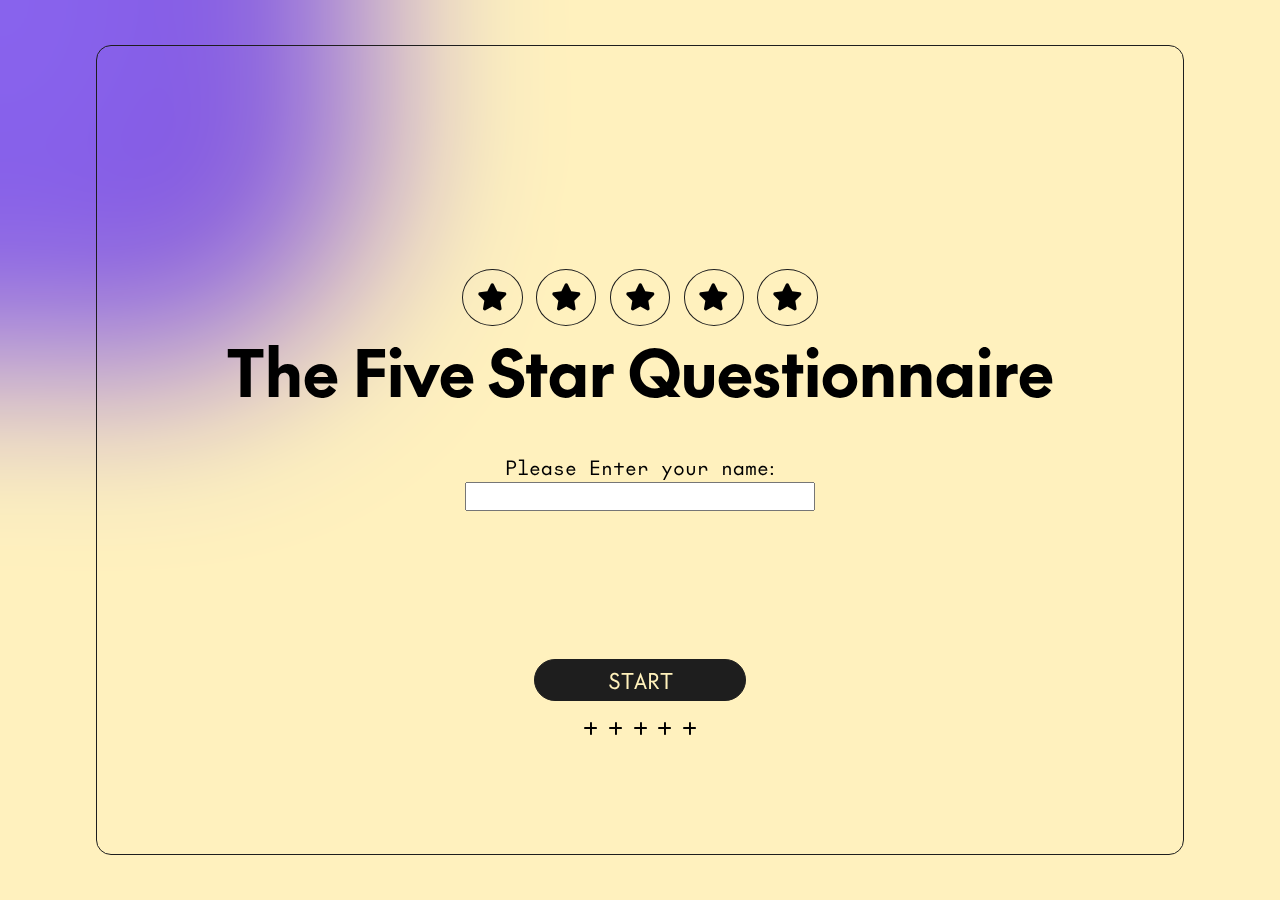
<file: index.html>
<!DOCTYPE html>
<html lang="en">

<head>
    <meta charset="UTF-8">
    <meta name="viewport" content="width=device-width, initial-scale=1.0">
    <title>Questionnaire</title>
    <link rel="stylesheet" href="./css/style.css">
    <link rel="stylesheet" href="fontawesome/css/all.css">   
</head>

<body>
    <div class="container">

        <div class="content">
            <div class="stars">
                <i class="fa-solid fa-star"></i>
                <i class="fa-solid fa-star"></i>
                <i class="fa-solid fa-star"></i>
                <i class="fa-solid fa-star"></i>
                <i class="fa-solid fa-star"></i>
            </div>
            <H1>The Five Star Questionnaire</H1>
            <form id="form">
                <label id="name">Please Enter your name: </label><br>
                <input type="text" name="name" id="user" required><br>

                <button type="submit">start</button>
            </form>
            <div class="nav-options">
            </div>
            <div class="icons">

                <div class="plus">
                    <i class="fa-solid fa-plus"></i>
                </div>
                <div class="plus">
                    <i class="fa-solid fa-plus"></i>
                </div>
                <div class="plus">
                    <i class="fa-solid fa-plus"></i>
                </div>
                <div class="plus">
                    <i class="fa-solid fa-plus"></i>
                </div>
                <div class="plus">
                    <i class="fa-solid fa-plus"></i>
                </div>
            </div>
        </div>
    </div>
    <div class="glassy-overlay"></div>
    <canvas></canvas>
    <script src="./javascript/script.js"></script>
</body>

</html>
</file>
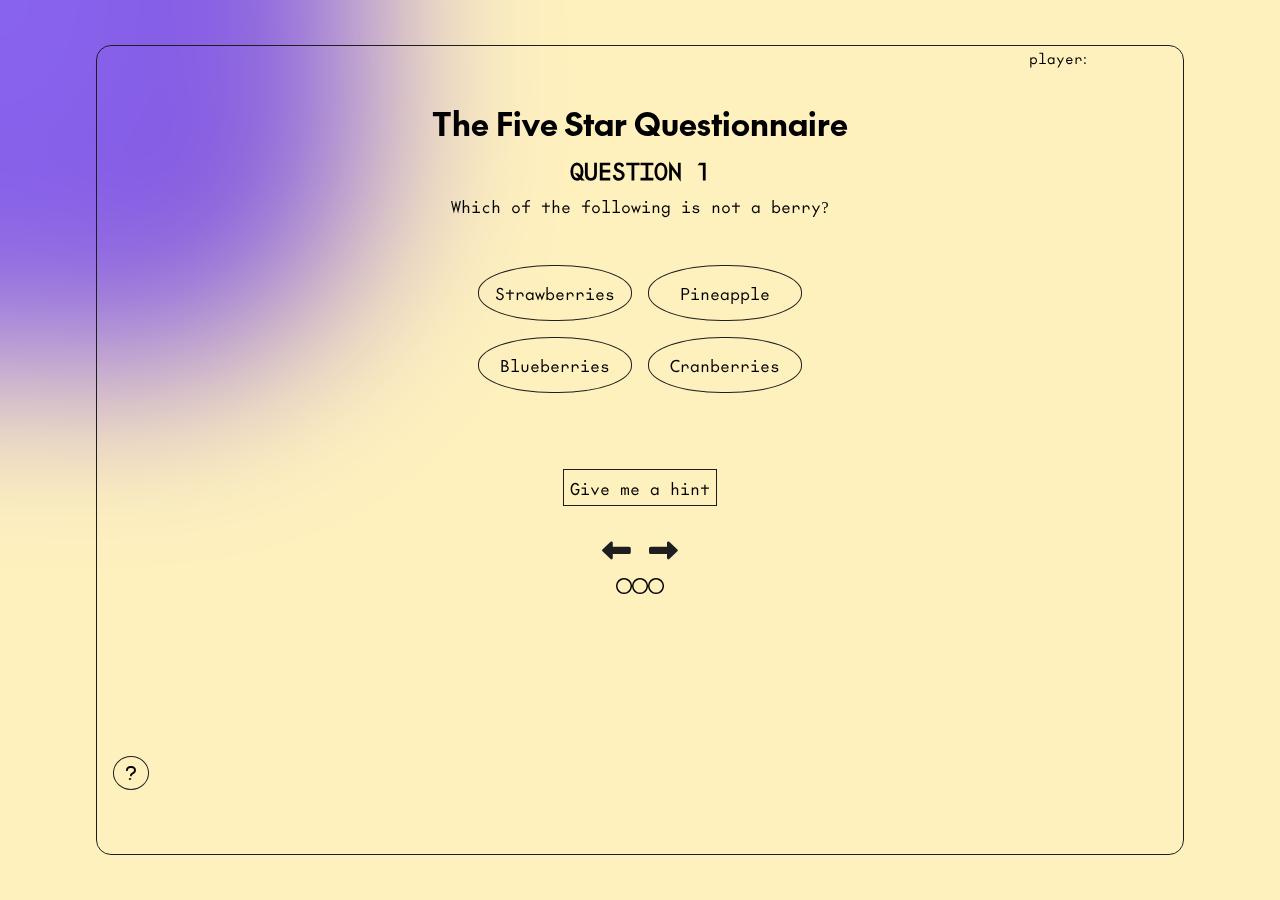
<file: question1.html>
<!DOCTYPE html>
<html lang="en">

<head>
    <meta charset="UTF-8">
    <meta name="viewport" content="width=device-width, initial-scale=1.0">
    <title>Questionnaire</title>
    <link rel="stylesheet" href="./css/question1.css">
    <link rel="stylesheet" href="fontawesome/css/all.css">
  
</head>

<body>
    <div class="container">

        <div class="content">
            <div class="clue">
                <div class="cluet">You Lose a point<br> everytime you use<br> a hint</div>
                <i class="fa-solid fa-question"></i>

            </div>
            <div class="spnz">
                <span id="player">player: <span id="player-name"></span> </span>

            </div>
            <H1>The Five Star Questionnaire</H1>
            <h3>QUESTION 1</h3>
            <P> Which of the following is not a berry?</P>
            <section class="questions">

                <div class="options">
                    <div class="box">
                        <div class="option1">Strawberries</div>
                        <div class="option2">Pineapple</div>
                        <div class="option3">Blueberries</div>
                        <div class="option4">Cranberries</div>
                    </div>
                </div>
            </section>

            <section class="functions">
                <div class="fbox">
                    <div class="nav-options">
                        <div class="hint">dip me in chocolate <br>when valentines comes.</div>
                        <div class="answer">Give me a hint</div>
                        <div class="arrows">
                            <a href="index.html">
                                <i class="fa-solid fa-left-long"></i>
                            </a>
                            <a href="">
                                <i class="fa-solid fa-right-long"></i>
                            </a>
                        </div>
                    </div>
                    <div class="circles">
                        <div class="dot1">
                            <i class="fa-regular fa-circle"></i>
                        </div>
                        <div class="dot">
                            <i class="fa-regular fa-circle"></i>
                        </div>
                        <div class="dot2">
                            <i class="fa-regular fa-circle"></i>
                        </div>
                    </div>
                </div>
            </section>
        </div>
    </div>
    <div class="glassy-overlay"></div>
    <canvas></canvas>
    <script src="./javascript/question1.js"></script>

</body>

</html>
</file>
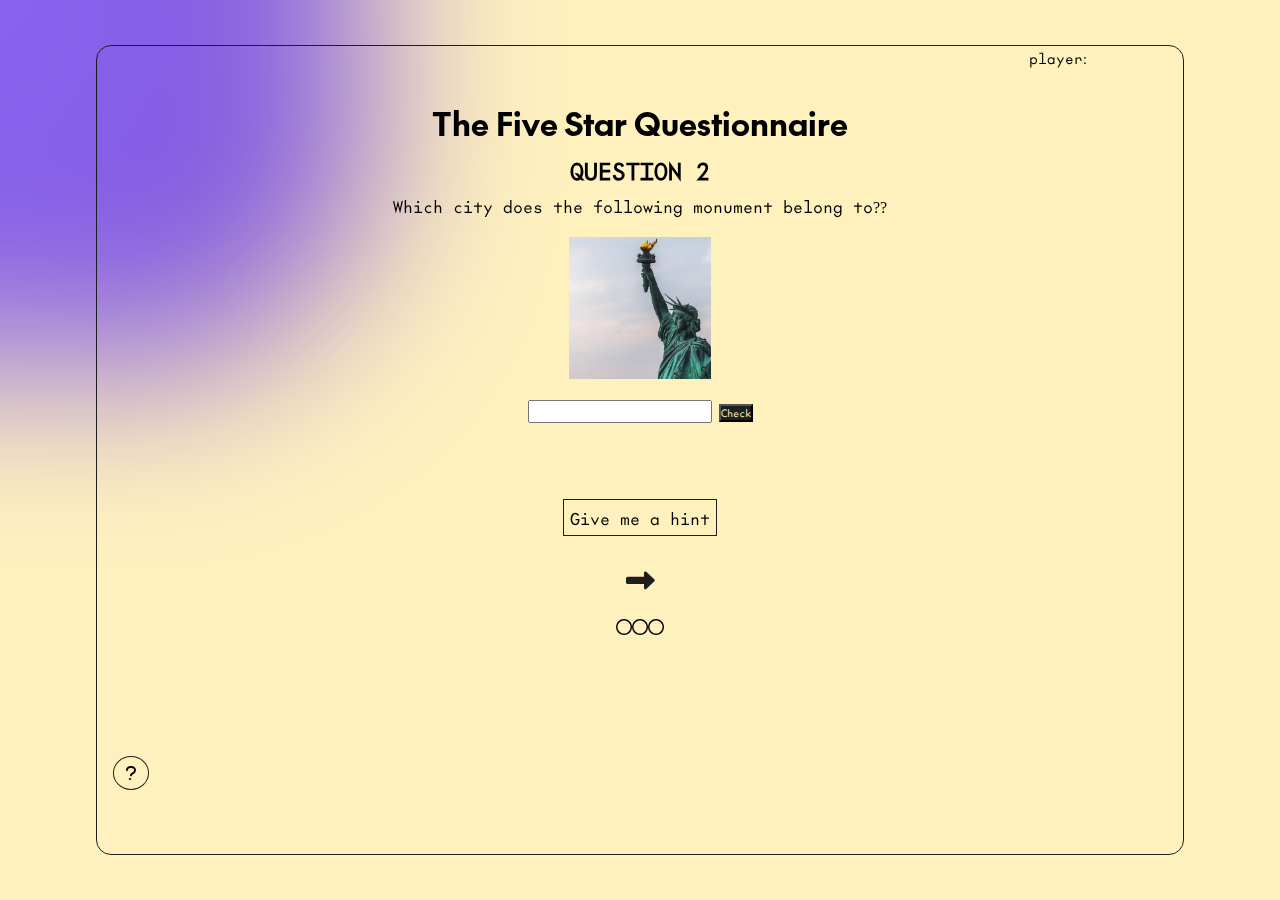
<file: question2.html>
<!DOCTYPE html>
<html lang="en">

<head>
    <meta charset="UTF-8">
    <meta name="viewport" content="width=device-width, initial-scale=1.0">
    <title>Questionnaire</title>
    <link rel="stylesheet" href="./css/question2.css">
    <link rel="stylesheet" href="fontawesome/css/all.css">
 
</head>

<body>
    <div class="container">

        <div class="content">
            <div class="clue">
                <div class="cluet">You Lose a point<br> everytime you use<br> a hint</div>
                <i class="fa-solid fa-question"></i>

            </div>
            <div class="spnz">
                <span id="player">player: <span id="player-name"></span> </span>

            </div>
            <H1>The Five Star Questionnaire</H1>
            <h3>QUESTION 2</h3>
            <P> Which city does the following monument belong to??</P>
            <section class="questions">

                <div class="options">
                    <div class="box">
                        <img id="liberty" src="images/statue of liberty.jpg" alt="">
                        <form id="cform">
                            <input type="text" id="city" required><button id="checker" type="button"> Check</button>
                        </form>
                    </div>
                </div>
            </section>

            <section class="functions">
                <div class="fbox">
                    <div class="nav-options">
                        <div class="hint">they call me the big apple.</div>
                        <div class="answer">Give me a hint</div>
                        <div class="arrows">

                            <a href="">
                                <i class="fa-solid fa-right-long"></i>
                            </a>
                        </div>
                    </div>
                    <div class="circles">
                        <div class="dot1">
                            <i class="fa-regular fa-circle"></i>
                        </div>
                        <div class="dot">
                            <i class="fa-regular fa-circle"></i>
                        </div>
                        <div class="dot2">
                            <i class="fa-regular fa-circle"></i>
                        </div>
                    </div>
                </div>
            </section>
        </div>
    </div>
    <div class="glassy-overlay"></div>
    <canvas></canvas>
    <script src="./javascript/question2.js"></script>

</body>

</html>
</file>
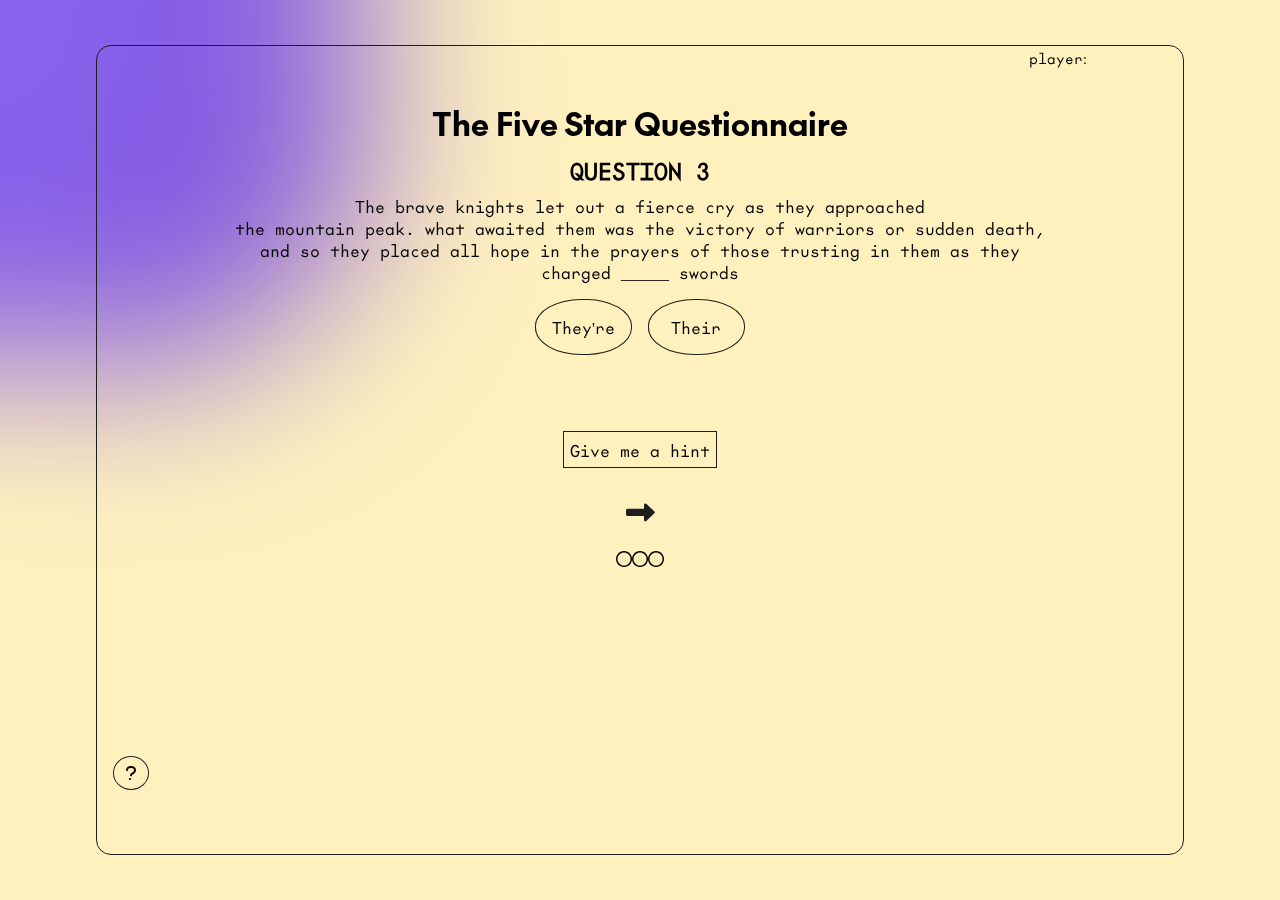
<file: question3.html>
<!DOCTYPE html>
<html lang="en">

<head>
    <meta charset="UTF-8">
    <meta name="viewport" content="width=device-width, initial-scale=1.0">
    <title>Questionnaire</title>
    <link rel="stylesheet" href="./css/question3.css">
    <link rel="stylesheet" href="fontawesome/css/all.css">

</head>

<body>
    <div class="container">

        <div class="content">
            <div class="clue">
                <div class="cluet">You Lose a point<br> everytime you use<br> a hint</div>
                <i class="fa-solid fa-question"></i>

            </div>
            <div class="spnz">
                <span id="player">player: <span id="player-name"></span> </span>

            </div>
            <H1>The Five Star Questionnaire</H1>
            <h3>QUESTION 3</h3>
            <P> The brave knights let out a fierce cry as they approached<br>
                the mountain peak. what awaited them was the victory of warriors or sudden death,<br>
                and so they placed all hope in the prayers of those trusting in them as they<br>
                charged ______ swords</P>
            <section class="questions">

                <div class="options">
                    <div class="box">
                        <div class="option1">They're</div>
                        <div class="option2">Their</div>
                    </div>
                </div>
            </section>

            <section class="functions">
                <div class="fbox">
                    <div class="nav-options">
                        <div class="hint">they're hiding from the <br>warriors by the riverbank.</div>
                        <div class="answer">Give me a hint</div>
                        <div class="arrows">
                            <a href="">
                                <i class="fa-solid fa-right-long"></i>
                            </a>
                        </div>
                    </div>
                    <div class="circles">
                        <div class="dot1">
                            <i class="fa-regular fa-circle"></i>
                        </div>
                        <div class="dot">
                            <i class="fa-regular fa-circle"></i>
                        </div>
                        <div class="dot2">
                            <i class="fa-regular fa-circle"></i>
                        </div>
                    </div>
                </div>
            </section>
        </div>
    </div>
    <div class="glassy-overlay"></div>
    <canvas></canvas>
    <script src="./javascript/question3.js"></script>

</body>

</html>
</file>
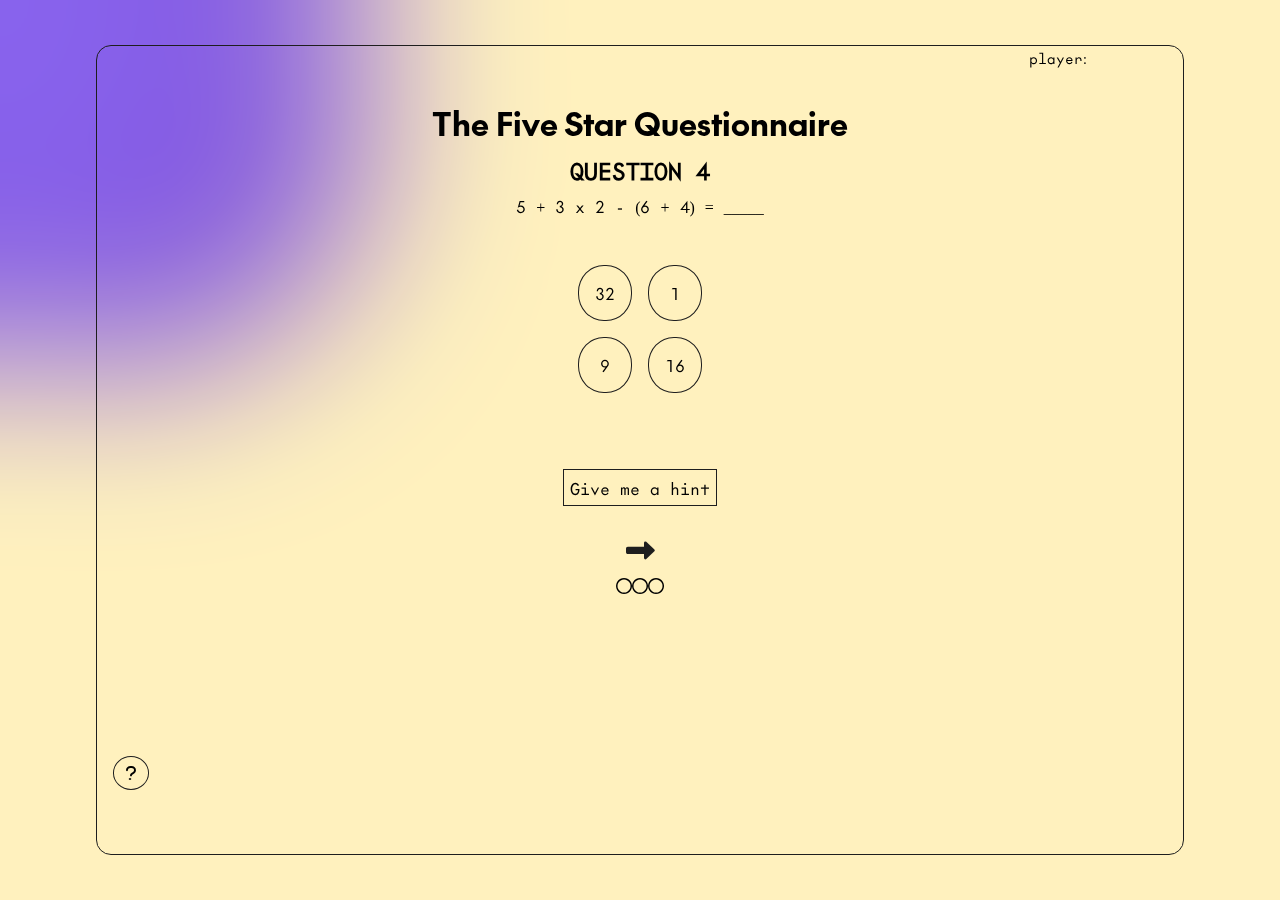
<file: question4.html>
<!DOCTYPE html>
<html lang="en">

<head>
    <meta charset="UTF-8">
    <meta name="viewport" content="width=device-width, initial-scale=1.0">
    <title>Questionnaire</title>
    <link rel="stylesheet" href="./css/question4.css">
    <link rel="stylesheet" href="fontawesome/css/all.css">
  
</head>

<body>
    <div class="container">

        <div class="content">
            <div class="clue">
                <div class="cluet">You Lose a point<br> everytime you use<br> a hint</div>
                <i class="fa-solid fa-question"></i>

            </div>
            <div class="spnz">
                <span id="player">player: <span id="player-name"></span> </span>

            </div>
            <H1>The Five Star Questionnaire</H1>
            <h3>QUESTION 4</h3>
            <P> 5 + 3 x 2 - (6 + 4) = _____</P>
            <section class="questions">

                <div class="options">
                    <div class="box">
                        <div class="option1">32</div>
                        <div class="option2">1</div>
                        <div class="option3">9</div>
                        <div class="option4">16</div>
                    </div>
                </div>
            </section>

            <section class="functions">
                <div class="fbox">
                    <div class="nav-options">
                        <div class="hint">i guess there's only<Br> one right answer.</div>
                        <div class="answer">Give me a hint</div>
                        <div class="arrows">
                            <a href="">
                                <i class="fa-solid fa-right-long"></i>
                            </a>
                        </div>
                    </div>
                    <div class="circles">
                        <div class="dot1">
                            <i class="fa-regular fa-circle"></i>
                        </div>
                        <div class="dot">
                            <i class="fa-regular fa-circle"></i>
                        </div>
                        <div class="dot2">
                            <i class="fa-regular fa-circle"></i>
                        </div>
                    </div>
                </div>
            </section>
        </div>
    </div>
    <div class="glassy-overlay"></div>
    <canvas></canvas>
    <script src="./javascript/question4.js"></script>

</body>

</html>
</file>
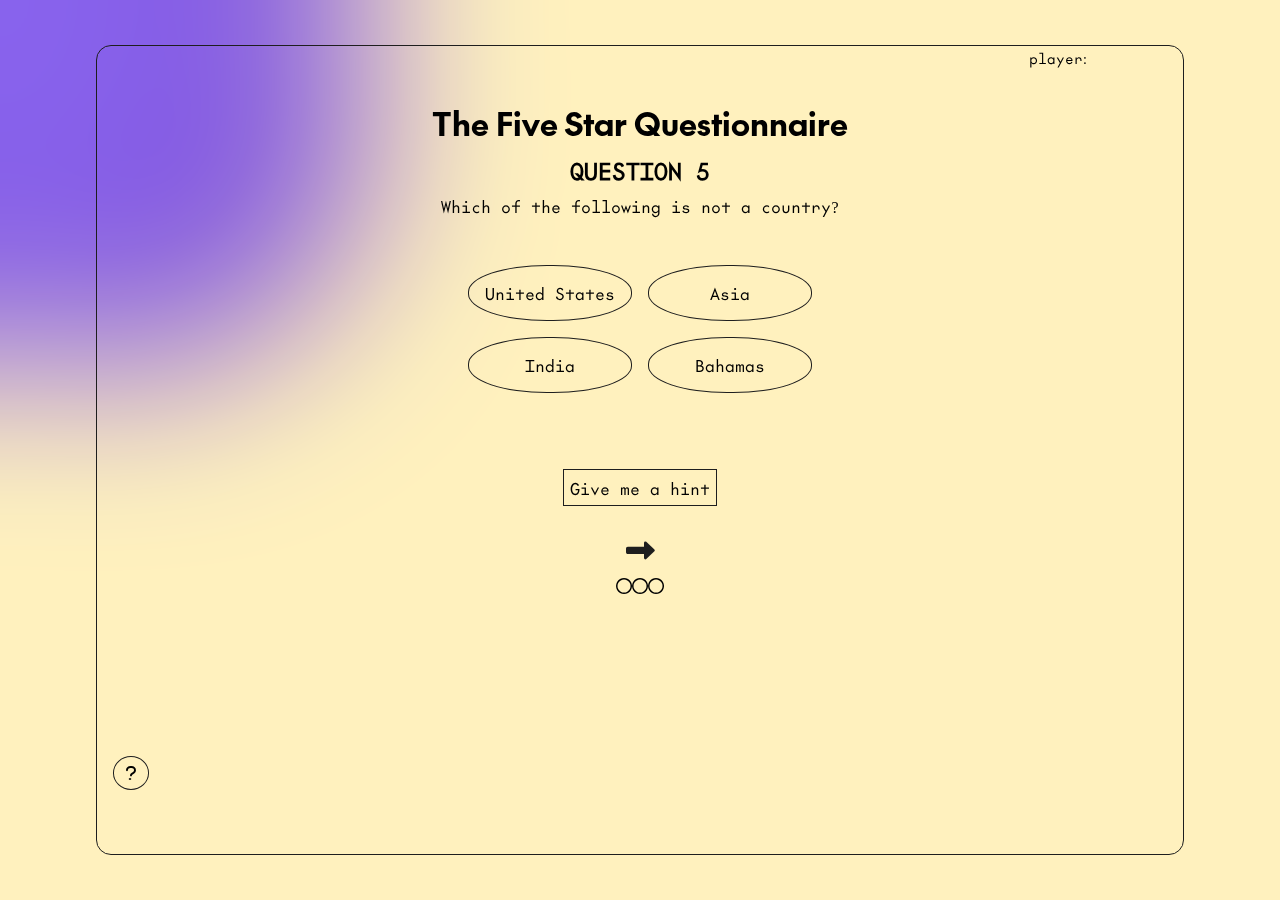
<file: question5.html>
<!DOCTYPE html>
<html lang="en">

<head>
    <meta charset="UTF-8">
    <meta name="viewport" content="width=device-width, initial-scale=1.0">
    <title>Questionnaire</title>
    <link rel="stylesheet" href="./css/question5.css">
    <link rel="stylesheet" href="fontawesome/css/all.css">
   
</head>

<body>
    <div class="container">

        <div class="content">
            <div class="clue">
                <div class="cluet">You Lose a point<br> everytime you use<br> a hint</div>
                <i class="fa-solid fa-question"></i>

            </div>
            <div class="spnz">
                <span id="player">player: <span id="player-name"></span> </span>

            </div>
            <H1>The Five Star Questionnaire</H1>
            <h3>QUESTION 5</h3>
            <P> Which of the following is not a country?</P>
            <section class="questions">

                <div class="options">
                    <div class="box">
                        <div class="option1">United States</div>
                        <div class="option2">Asia</div>
                        <div class="option3">India</div>
                        <div class="option4">Bahamas</div>
                    </div>
                </div>
            </section>

            <section class="functions">
                <div class="fbox">
                    <div class="nav-options">
                        <div class="hint">apparently superman is autistic.</div>
                        <div class="answer">Give me a hint</div>
                        <div class="arrows">
                            <a href="">
                                <i class="fa-solid fa-right-long"></i>
                            </a>
                        </div>
                    </div>
                    <div class="circles">
                        <div class="dot1">
                            <i class="fa-regular fa-circle"></i>
                        </div>
                        <div class="dot">
                            <i class="fa-regular fa-circle"></i>
                        </div>
                        <div class="dot2">
                            <i class="fa-regular fa-circle"></i>
                        </div>
                    </div>
                </div>
            </section>
        </div>
    </div>
    <div class="glassy-overlay"></div>
    <canvas></canvas>
    <script src="./javascript/question5.js"></script>

</body>

</html>
</file>
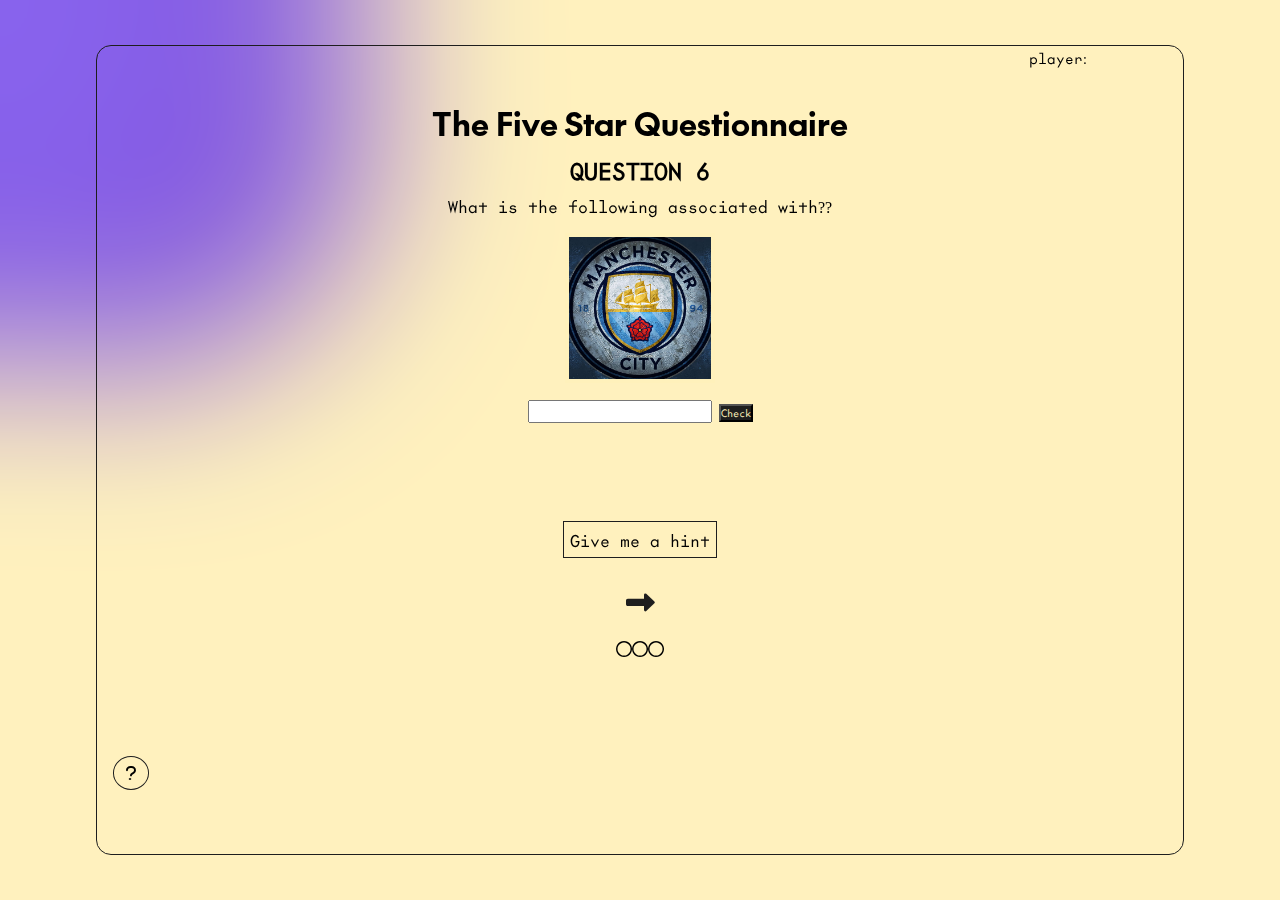
<file: question6.html>
<!DOCTYPE html>
<html lang="en">

<head>
    <meta charset="UTF-8">
    <meta name="viewport" content="width=device-width, initial-scale=1.0">
    <title>Questionnaire</title>
    <link rel="stylesheet" href="./css/question6.css">
    <link rel="stylesheet" href="fontawesome/css/all.css">
 
</head>

<body>
    <div class="container">

        <div class="content">
            <div class="clue">
                <div class="cluet">You Lose a point<br> everytime you use<br> a hint</div>
                <i class="fa-solid fa-question"></i>

            </div>
            <div class="spnz">
                <span id="player">player: <span id="player-name"></span> </span>

            </div>
            <H1>The Five Star Questionnaire</H1>
            <h3>QUESTION 6</h3>
            <P> What is the following associated with??</P>
            <section class="questions">

                <div class="options">
                    <div class="box">
                        <img id="liberty" src="images/man city.jpg" alt="">
                        <form id="cform">
                            <input type="text" id="city" required><button id="checker" type="button"> Check</button>
                        </form>
                    </div>
                </div>
            </section>

            <section class="functions">
                <div class="fbox">
                    <div class="nav-options">
                        <div class="hint">What did South Africa host<br> in 2010?.</div>
                        <div class="answer">Give me a hint</div>
                        <div class="arrows">
                            <a href="">
                                <i class="fa-solid fa-right-long"></i>
                            </a>
                        </div>
                    </div>
                    <div class="circles">
                        <div class="dot1">
                            <i class="fa-regular fa-circle"></i>
                        </div>
                        <div class="dot">
                            <i class="fa-regular fa-circle"></i>
                        </div>
                        <div class="dot2">
                            <i class="fa-regular fa-circle"></i>
                        </div>
                    </div>
                </div>
            </section>
        </div>
    </div>
    <div class="glassy-overlay"></div>
    <canvas></canvas>
    <script src="./javascript/question6.js"></script>

</body>

</html>
</file>
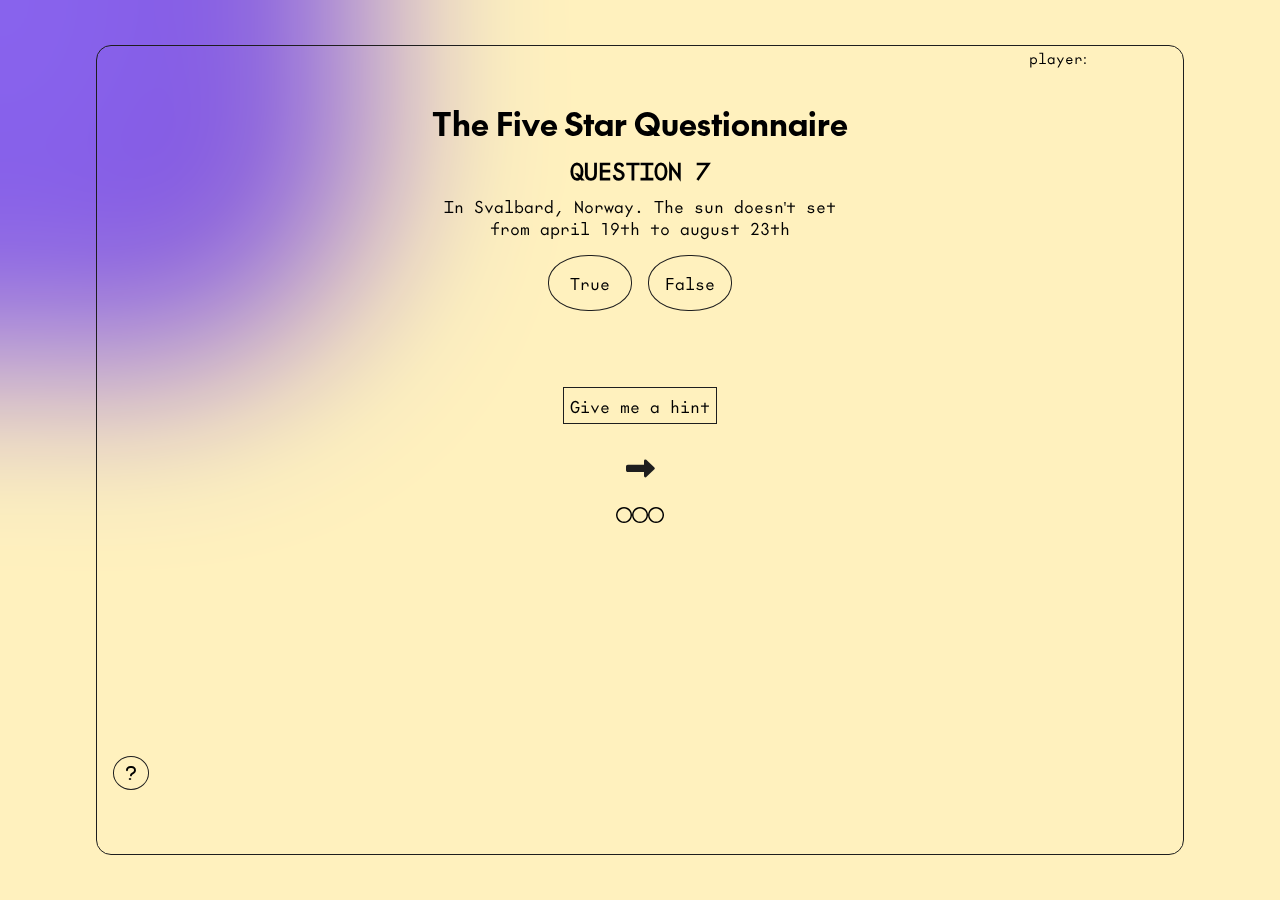
<file: question7.html>
<!DOCTYPE html>
<html lang="en">

<head>
    <meta charset="UTF-8">
    <meta name="viewport" content="width=device-width, initial-scale=1.0">
    <title>Questionnaire</title>
    <link rel="stylesheet" href="./css/question7.css">
    <link rel="stylesheet" href="fontawesome/css/all.css">
 
</head>

<body>
    <div class="container">

        <div class="content">
            <div class="clue">
                <div class="cluet">You Lose a point<br> everytime you use<br> a hint</div>
                <i class="fa-solid fa-question"></i>

            </div>
            <div class="spnz">
                <span id="player">player: <span id="player-name"></span> </span>

            </div>
            <H1>The Five Star Questionnaire</H1>
            <h3>QUESTION 7</h3>
            <P> In Svalbard, Norway. The sun doesn't set<br>
                from april 19th to august 23th <br>

            <section class="questions">

                <div class="options">
                    <div class="box">
                        <div class="option1">True</div>
                        <div class="option2">False</div>
                    </div>
                </div>
            </section>

            <section class="functions">
                <div class="fbox">
                    <div class="nav-options">
                        <div class="hint">the rain unravels everything.</div>
                        <div class="answer">Give me a hint</div>
                        <div class="arrows">
                            <a href="">
                                <i class="fa-solid fa-right-long"></i>
                            </a>
                        </div>
                    </div>
                    <div class="circles">
                        <div class="dot1">
                            <i class="fa-regular fa-circle"></i>
                        </div>
                        <div class="dot">
                            <i class="fa-regular fa-circle"></i>
                        </div>
                        <div class="dot2">
                            <i class="fa-regular fa-circle"></i>
                        </div>
                    </div>
                </div>
            </section>
        </div>
    </div>
    <div class="glassy-overlay"></div>
    <canvas></canvas>
    <script src="./javascript/question7.js"></script>

</body>

</html>
</file>
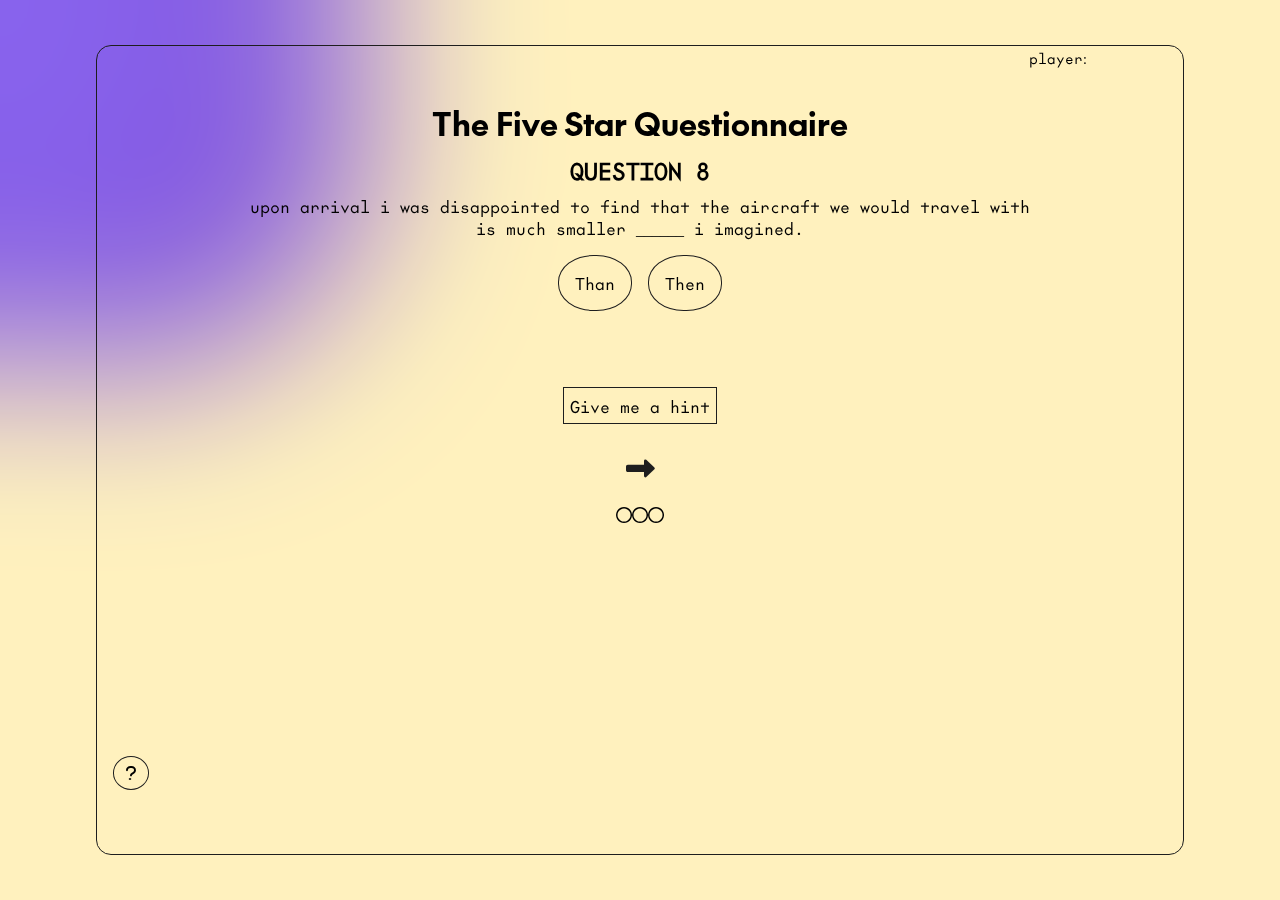
<file: question8.html>
<!DOCTYPE html>
<html lang="en">

<head>
    <meta charset="UTF-8">
    <meta name="viewport" content="width=device-width, initial-scale=1.0">
    <title>Questionnaire</title>
    <link rel="stylesheet" href="./css/question8.css">
    <link rel="stylesheet" href="fontawesome/css/all.css">

</head>

<body>
    <div class="container">

        <div class="content">
            <div class="clue">
                <div class="cluet">You Lose a point<br> everytime you use<br> a hint</div>
                <i class="fa-solid fa-question"></i>

            </div>
            <div class="spnz">
                <span id="player">player: <span id="player-name"></span> </span>

            </div>
            <H1>The Five Star Questionnaire</H1>
            <h3>QUESTION 8</h3>
            <P> upon arrival i was disappointed to find that the aircraft we would travel with<br>
                is much smaller ______ i imagined.</P>
            <section class="questions">

                <div class="options">
                    <div class="box">
                        <div class="option1">Than</div>
                        <div class="option2">Then</div>
                    </div>
                </div>
            </section>

            <section class="functions">
                <div class="fbox">
                    <div class="nav-options">
                        <div class="hint">it feels as if time <br>moved slower back then</div>
                        <div class="answer">Give me a hint</div>
                        <div class="arrows">
                            <a href="">
                                <i class="fa-solid fa-right-long"></i>
                            </a>
                        </div>
                    </div>
                    <div class="circles">
                        <div class="dot1">
                            <i class="fa-regular fa-circle"></i>
                        </div>
                        <div class="dot">
                            <i class="fa-regular fa-circle"></i>
                        </div>
                        <div class="dot2">
                            <i class="fa-regular fa-circle"></i>
                        </div>
                    </div>
                </div>
            </section>
        </div>
    </div>
    <div class="glassy-overlay"></div>
    <canvas></canvas>
    <script src="./javascript/question8.js"></script>

</body>

</html>
</file>
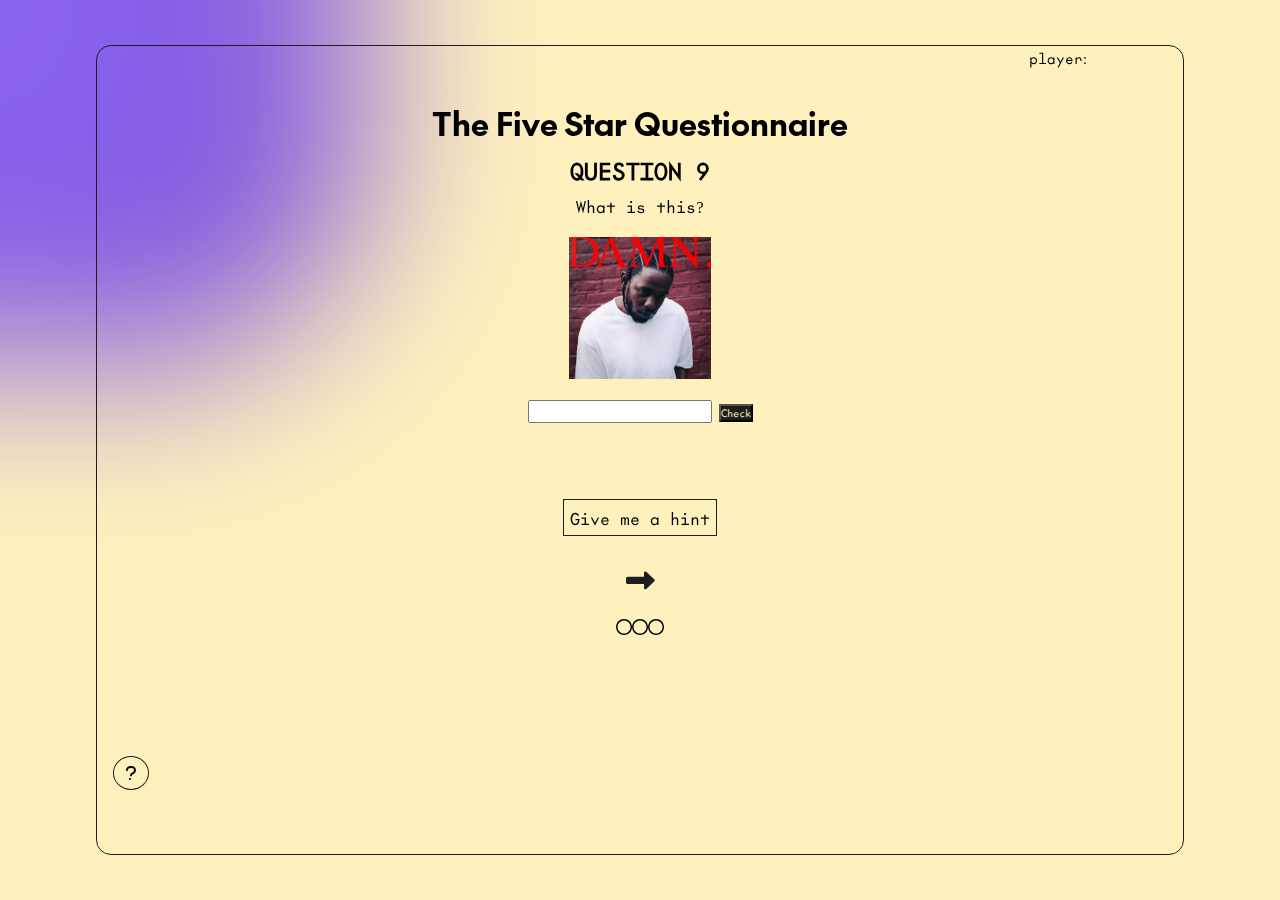
<file: question9.html>
<!DOCTYPE html>
<html lang="en">

<head>
    <meta charset="UTF-8">
    <meta name="viewport" content="width=device-width, initial-scale=1.0">
    <title>Questionnaire</title>
    <link rel="stylesheet" href="./css/question9.css">
    <link rel="stylesheet" href="fontawesome/css/all.css">

</head>

<body>
    <div class="container">

        <div class="content">
            <div class="clue">
                <div class="cluet">You Lose a point<br> everytime you use<br> a hint</div>
                <i class="fa-solid fa-question"></i>

            </div>
            <div class="spnz">
                <span id="player">player: <span id="player-name"></span> </span>

            </div>
            <H1>The Five Star Questionnaire</H1>
            <h3>QUESTION 9</h3>
            <P> What is this?</P>
            <section class="questions">

                <div class="options">
                    <div class="box">
                        <img id="liberty" src="images/Damn.png" alt="">
                        <form id="cform">
                            <input type="text" id="city" required><button id="checker" type="button"> Check</button>
                        </form>
                    </div>
                </div>
            </section>

            <section class="functions">
                <div class="fbox">
                    <div class="nav-options">
                        <div class="hint">perfeccion</div>
                        <div class="answer">Give me a hint</div>
                        <div class="arrows">
                            <a href="">
                                <i class="fa-solid fa-right-long"></i>
                            </a>
                        </div>
                    </div>
                    <div class="circles">
                        <div class="dot1">
                            <i class="fa-regular fa-circle"></i>
                        </div>
                        <div class="dot">
                            <i class="fa-regular fa-circle"></i>
                        </div>
                        <div class="dot2">
                            <i class="fa-regular fa-circle"></i>
                        </div>
                    </div>
                </div>
            </section>
        </div>
    </div>
    <div class="glassy-overlay"></div>
    <canvas></canvas>
    <script src="./javascript/question9.js"></script>

</body>

</html>
</file>
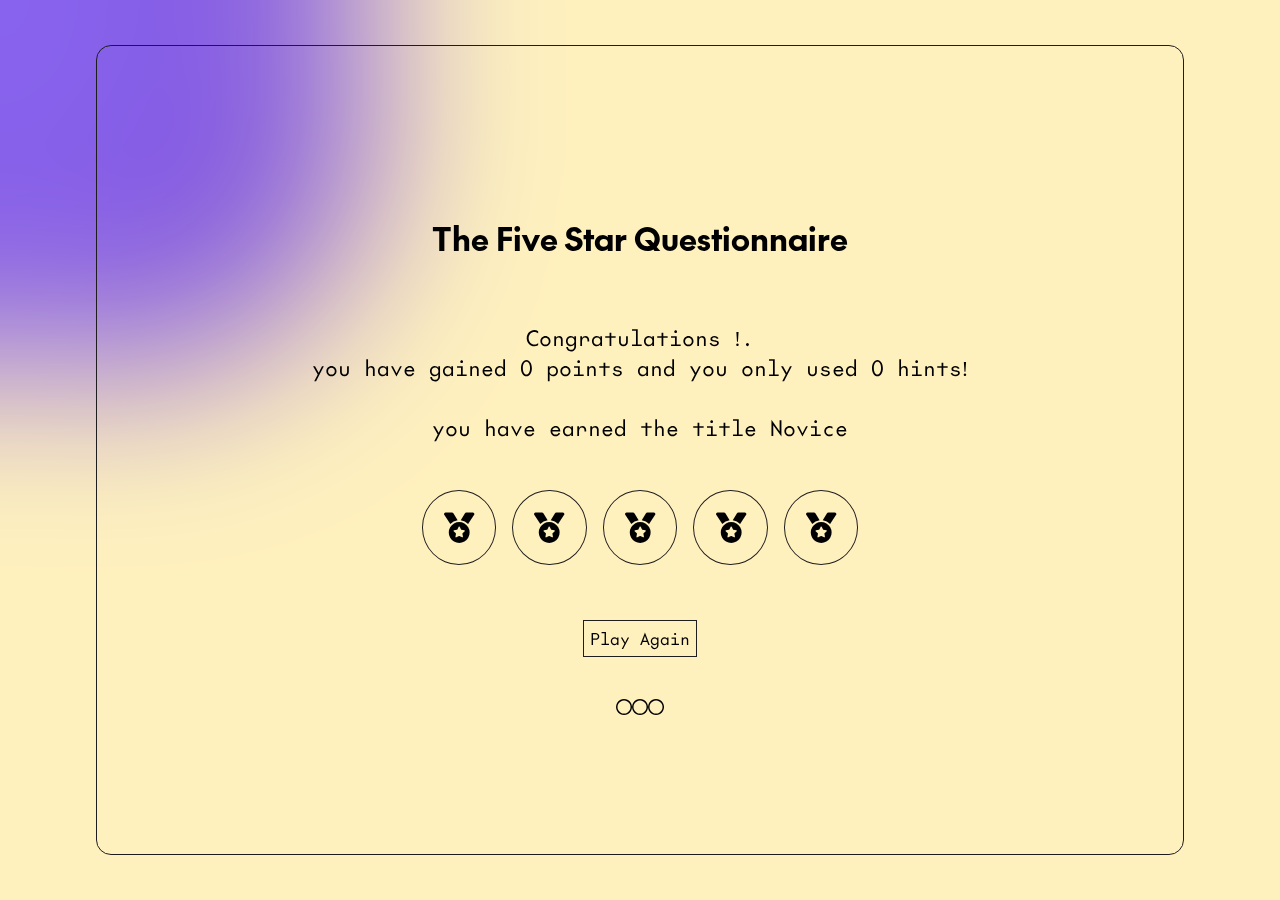
<file: scorepage.html>
<!DOCTYPE html>
<html lang="en">

<head>
    <meta charset="UTF-8">
    <meta name="viewport" content="width=device-width, initial-scale=1.0">
    <title>Questionnaire</title>
    <link rel="stylesheet" href="./css/score.css">
    <link rel="stylesheet" href="fontawesome/css/all.css">
 
</head>

<body>
    <div class="container">

        <div class="content">

            <H1>The Five Star Questionnaire</H1>

            <P class="message"> Congratulations <span id="player-name"></span>!.
                <br>you have gained <span id="player-score"></span> points and you only used <span
                    id="player-hints"></span> hints!<br><br>
                you have earned the title <span id="winner-title"></span>
            </P>
            <div class="options">
                <div class="box">
                    <i class="fa-solid fa-medal ani1"></i>
                    <i class="fa-solid fa-medal ani2"></i>
                    <i class="fa-solid fa-medal ani1"></i>
                    <i class="fa-solid fa-medal ani2"></i>
                    <i class="fa-solid fa-medal ani1"></i>
                </div>
            </div>
            <div class="nav-options">

                <div class="answer">Play Again</div>
            </div>
            <div class="circles">
                <div class="dot1">
                    <i class="fa-regular fa-circle"></i>
                </div>
                <div class="dot">
                    <i class="fa-regular fa-circle"></i>
                </div>
                <div class="dot2">
                    <i class="fa-regular fa-circle"></i>
                </div>
            </div>
        </div>
    </div>
    <div class="glassy-overlay"></div>
    <canvas></canvas>
    <script src="./javascript/scoreboard.js"></script>

</body>

</html>
</file>
<file: css/style.css>
@font-face {
    font-family: coco;
    src: url(TestTheFuture-Bold-BF664581770dc3e.otf);
}

@font-face {
    font-family: coco2;
    src: url(TestTheFutureMono-Regular-BF664581770acd7.otf);
}

* {
    margin: 0;
    padding: 0;
    box-sizing: border-box;
    font-family: coco2;
}

body {
    background-color: rgb(255, 241, 187);
    height: 100vh;
    width: 100%;
}

.container {
    z-index: 3;
    height: 100%;
    position: absolute;
    top: 50%;
    left: 50%;
    place-content: center;
    transform: translate(-50%, -50%);
}

.content {
    overflow: hidden;
    z-index: 3;
    position: relative;
    height: 90%;
    width: 85vw;
    margin: 1em;
    border: 1px solid #1e1e1e;
    border-radius: 15px;

    place-content: center;
}

/*--------------------------Hero Section------------------------------*/
h1 {
    font-family: coco;
    text-align: center;
    font-size: 4em;
}

.content p {
    text-align: center;
}

.stars {
    display: flex;
    justify-content: center;
    margin-top: 4em;
    font-size: 1.7em;
    gap: 0.5em;

}

.fa-star {
    padding: 0.5em;
    border: 1px solid #1e1e1e;
    border-radius: 50%;
    animation: flash 5s infinite ease
}

/*------------------------options section------------------------------*/

form {
    margin-top: 2em;
    text-align: center;
    font-size: 1.2em;
}

form input {
    width: 350px;
    height: 2.2em;
    text-transform: capitalize;
    text-align: center;
}

.nav-options {

    display: flex;
    flex-direction: column;
    align-items: center;
    cursor: pointer;
}

form button {
    margin-top: 7em;
    color: rgb(255, 241, 187);
    width: 10em;
    height: 2em;
    border-radius: 25px;
    background-color: #1e1e1e;
    border: 1px solid #1e1e1e;

    font-size: 1.1em;
    cursor: pointer;
    text-decoration: none;
    text-transform: uppercase;

}

.icons {
    display: flex;
    justify-content: center;
    margin-top: 1em;
    gap: 0.6em;

}

.plus {
    animation: spinner 5s infinite ease;
}

/*---------------------------------Blur background--------------------------------*/
canvas {
    height: 500px;
    width: 500px;
    margin-top: -8em;
    margin-left: -8em;
    background: linear-gradient(300deg, #fe4124, #6520a1, #8969fe);
    border-radius: 50%;
    animation: grady 8s linear infinite;
    background-size: 400% 400%;
}

.glassy-overlay {
    position: fixed;
    top: 0;
    left: 0;
    width: 100%;
    height: 100%;
    background: rgba(255, 255, 255, 0.05);
    -webkit-backdrop-filter: blur(90px);
    backdrop-filter: blur(90px);
    pointer-events: none;
}

/* ---------------------------------animations------------------------------------------ */
@keyframes grady {
    0% {
        background-position: 0% 50%;
    }

    50% {
        background-position: 100% 50%;
    }

    100% {
        background-position: 0% 50%;
    }
}

@keyframes spinner {
    from {
        transform: rotate(0deg);
    }

    to {
        transform: rotate(360deg);
    }
}

@keyframes flash {
    0% {
        background-color: none;
        color: #1e1e1e;
    }

    50% {
        background-color: #1e1e1e;
        color: rgb(255, 241, 187);

    }

    100% {
        background-color: none;
        color: #1e1e1e;
    }
}

/*-----------------------------------MEDIA QUERIES------------------------------------*/


@media(max-width: 480px) {
    canvas {
        height: 300px;
        width: 300px;
        margin-top: -3.5em;
        margin-left: -1em;
    }


    h1 {
        font-size: 2.3em;
    }

    .stars {

        font-size: 1em;
    }

    form {
        font-size: 0.8em;
    }

    form button {
        margin-top: 11em;
    }

    form input {
        width: 260px;
        height: 2.2em;
        text-transform: capitalize;
        text-align: center;
    }

    .icons {

        font-size: 0.9em;
    }
}

@media(max-width: 380px) {

    h1 {
        font-size: 2em;
    }

    .stars {

        font-size: 1em;
    }

    form button {
        margin-top: 8em;
    }

    .icons {
        font-size: 0.6em;
        margin-top: 2.5em;
    }

}


@media (max-height:500px) {
    h1 {
        font-size: 1.9em;
    }

    .stars {
        margin-top: 1em;
        padding-top: 2.3em;
        font-size: 1em;
    }

    form {
        font-size: 0.8em;
    }

    form button {
        margin-top: 4em;
    }

    form input {
        width: 260px;
        height: 2.2em;
        text-transform: capitalize;
        text-align: center;
    }

    .icons {
        font-size: 0.7em;
    }
}

@media (max-height:400px) {

    h1 {
        font-size: 1.2em;
    }

    .stars {

        font-size: 0.4em;
    }

    form {
        font-size: 0.8em;
    }

    form button {
        margin-top: 4em;
    }

    form input {
        width: 260px;
        height: 2.2em;
        text-transform: capitalize;
        text-align: center;
    }

    .icons {
        font-size: 0.7em;
    }
}

@media (max-height:360px) {

    .icons {
        margin-top: 0.8em;
    }

}
</file>
<file: css/question1.css>
@font-face {
    font-family: coco;
    src: url(TestTheFuture-Bold-BF664581770dc3e.otf);
}

@font-face {
    font-family: coco2;
    src: url(TestTheFutureMono-Regular-BF664581770acd7.otf);
}

* {
    margin: 0;
    padding: 0;
    box-sizing: border-box;
    font-family: coco2;
}

body {
    background-color: rgb(255, 241, 187);
    height: 100vh;
    width: 100%;
}

.container {
    z-index: 3;
    height: 100%;
    position: absolute;
    top: 50%;
    left: 50%;
    transform: translate(-50%, -50%);
    place-content: center;
}

.spnz {
    margin-right: 6em;
    text-align: end;
}

#player {
    font-size: 14px;
}

#player-name {
    text-transform: capitalize;
}

.circles {
    display: flex;
    justify-content: center;
    margin-top: 0.3em;

}

.dot1 {
    animation: dot1 4s infinite ease;
}

.dot2 {
    animation: dot2 4s infinite ease;
}

.content {
    position: relative;
    height: 90%;
    width: 85vw;
    margin: 1em;
    border: 1px solid #1e1e1e;
    border-radius: 15px;
}

h1 {
    font-family: coco;
    text-align: center;
    margin-top: 1em;
}

h3 {
    text-align: center;
    margin: 0.4em;
    font-size: 1.4em;
}

.content p {
    text-align: center;
}

/*------------------------options section------------------------------*/
.options {
    margin-top: 3em;
    display: flex;
    justify-content: center;

}

.box {
    display: grid;
    grid-template-columns: repeat(2, 1fr);
    gap: 1em;
    text-align: center;
}

.option1 {
    padding: 1em;
    border: 1px solid #1e1e1e;
    border-radius: 48%;
    cursor: pointer;
}

.option1:hover {
    background-color: #1e1e1e;
    color: rgb(255, 241, 187);
}

.option2 {
    padding: 1em;
    border: 1px solid #1e1e1e;
    border-radius: 48%;
    cursor: pointer;
}

.option2:hover {
    background-color: #1e1e1e;
    color: rgb(255, 241, 187);
}

.option3 {
    padding: 1em;
    border: 1px solid #1e1e1e;
    border-radius: 48%;
    cursor: pointer;
}

.option3:hover {
    background-color: #1e1e1e;
    color: rgb(255, 241, 187);
}

.option4 {
    padding: 1em;
    border: 1px solid #1e1e1e;
    border-radius: 48%;
    cursor: pointer;
}

.option4:hover {
    background-color: #1e1e1e;
    color: rgb(255, 241, 187);
}

.questions {
    position: relative;
    width: 100%;
}

.functions {
    position: relative;
    place-content: center;
    width: 100%;
}

.nav-options {
    margin-top: 2em;
    display: flex;
    flex-direction: column;
    align-items: center;
    cursor: pointer;
    width: 100%;
}

.hint {
    opacity: 0;
}

.hint br {
    display: none;
}

.answer {
    flex: 1;
    padding: 0.4em;
    border: 1px solid #1e1e1e;
    margin: 1.4em;
    transition: 1s;
}

.answer:hover {
    background-color: #1e1e1e;
    color: rgb(255, 241, 187);
}

.clue {
    z-index: 10;
    position: absolute;
    bottom: 0;
    margin-bottom: 4em;
    margin-left: 1em;
}

.cluet {
    font-size: 10px;
    background-color: #1e1e1e;
    color: rgb(255, 241, 187);
    padding: 0.5em;
    border-radius: 5px;
    transition: 1s ease;
    opacity: 0;
}

.cluet br {
    display: none;
}

.fa-question {
    padding: 0.5em 0.7em 0.5em 0.7em;
    border: 1px solid #1e1e1e;
    border-radius: 50%;
    cursor: pointer;
    transition: 0.8s ease;
}

.fa-question:hover {
    color: rgb(255, 241, 187);
    background-color: #1e1e1e;
    border: none;
}

.arrows a {
    text-decoration: none;
    color: #1e1e1e;
    font-size: 1.8em;
    cursor: pointer;
}


/*---------------------------------Blur background--------------------------------*/
canvas {
    height: 500px;
    width: 500px;
    margin-top: -8em;
    margin-left: -8em;
    background: linear-gradient(300deg, #fe4124, #6520a1, #8969fe);
    border-radius: 50%;
    animation: grady 8s linear infinite;
    background-size: 400% 400%;
}

.glassy-overlay {
    position: fixed;
    top: 0;
    left: 0;
    width: 100%;
    height: 100%;
    background: rgba(255, 255, 255, 0.05);
    -webkit-backdrop-filter: blur(90px);
    backdrop-filter: blur(90px);
    pointer-events: none;
}

/* ---------------------------------animations------------------------------------------ */
@keyframes grady {
    0% {
        background-position: 0% 50%;
    }

    50% {
        background-position: 100% 50%;
    }

    100% {
        background-position: 0% 50%;
    }
}

@keyframes spinner {
    from {
        transform: rotate(0deg);
    }

    to {
        transform: rotate(360deg);
    }
}

@keyframes apinner {
    from {
        transform: rotate(0deg);
    }

    to {
        transform: rotate(-360deg);
    }
}

@keyframes dot2 {
    0% {
        padding-left: 0;
    }

    50% {
        padding-left: 2em;
    }

    100% {
        padding-left: 0;
    }
}

@keyframes dot1 {
    0% {
        padding-right: 0;
    }

    50% {
        padding-right: 2em;
    }

    100% {
        padding-right: 0;
    }
}

/*-----------------------------------MEDIA QUERIES------------------------------------*/


@media(max-width: 480px) {
    canvas {
        height: 300px;
        width: 300px;
        margin-top: -3.5em;
        margin-left: -1em;
    }

    .spnz {
        margin-top: 7.2em;
        margin-right: 0.1em;
        text-align: center;
    }

    h1 {
        font-size: 1.5em;
    }

    h3 {
        font-size: 1em;
    }

    .content p {
        font-size: 12px;
    }

    .options {
        margin-top: 5em;
    }

    .questions {
        position: relative;
        margin: 0 auto;
    }

    .functions {
        position: relative;    
        margin-top: 3em;      
    }

    .hint {
        text-align: center;
        font-size: 13px;
    }

    .hint br {
        display: block;
    }

    .cluet br {
        display: block;
    }

    .box {
        font-size: 13px;
    }
}



@media(max-width: 380px) {
    .spnz {
        margin-top: 3em;
        margin-right: 0.1em;
        text-align: center;
    }

    h1 {
        font-size: 1.1em;
    }

    h3 {
        font-size: 1em;
    }

  

    .options {
        margin-top: 2.5em;
    }
    .functions {
        
        margin-top: -0.5em;      
    }
    .hint {
        font-size: 12px;
    }

    .box {
        font-size: 10px;
    }

    .answer {
        font-size: 13px;
    }
    .circles{
    font-size: 10px;
    }
}

@media (max-height:500px) {
    h1 {
        margin-top: 0.2em;
        font-size: 1.4em;
    }

    .spnz {
        margin-top: 3.4em;
        margin-right: 0.1em;
        text-align: center;
        font-size: 0.4em;
    }

    #player {
        font-size: 10px;
    }

    h3 {
        font-size: 1em;
    }

    .content p {
        font-size: 0.7em;
    }

    .options {
        font-size: 0.6em;
    }

    .icons {
        font-size: 0.7em;
    }

    .clue {
        margin-bottom: 6em;
        font-size: 0.7em;
    }

    .cluet {
        font-size: 8px;
    }

    .hint {
        font-size: 0.6em;
        opacity: 0;
    }

    .answer {
        border: 1px solid #1e1e1e;
        margin: 0.6em;
        font-size: 0.7em;
    }

    .nav-options {
        margin-top: 1.7em;
    }

    .arrows {
        font-size: 0.8em;
    }

    .circles {
        font-size: 0.7em;
    }
}

@media (max-height:400px) {
    h1 {
        margin-top: 0.2em;
        font-size: 1em;
    }

    .spnz {
        margin-top: 3.4em;
        margin-right: 0.1em;
        text-align: center;
        font-size: 0.2em;
    }

    h3 {
        font-size: 1em;
    }

    .content p {
        font-size: 0.7em;
    }

    .options {
        font-size: 0.6em;
    }

    .icons {
        font-size: 0.7em;
    }

    .clue {
        margin-bottom: 6em;
        font-size: 0.7em;
    }

    .cluet {
        font-size: 8px;
    }

    .hint {
        font-size: 0.5em;
        opacity: 0;
    }

    .answer {
        border: 1px solid #1e1e1e;
        margin: 0.6em;
        font-size: 0.7em;
    }

    .nav-options {
        margin-top: 1.4em;
    }

    .arrows {
        font-size: 0.8em;
    }

    .circles {
        font-size: 0.5em;
    }
}
</file>
<file: css/question2.css>
@font-face {
    font-family: coco;
    src: url(TestTheFuture-Bold-BF664581770dc3e.otf);
}

@font-face {
    font-family: coco2;
    src: url(TestTheFutureMono-Regular-BF664581770acd7.otf);
}

* {
    margin: 0;
    padding: 0;
    box-sizing: border-box;
    font-family: coco2;
}

body {
    background-color: rgb(255, 241, 187);
    height: 100vh;
    width: 100%;
}

.container {
    z-index: 3;
    height: 100%;
    position: absolute;
    top: 50%;
    left: 50%;
    transform: translate(-50%, -50%);
    place-content: center;
}


.spnz {
    margin-right: 6em;
    text-align: end;
}

#player {
    font-size: 14px;
}

#player-name {
    text-transform: capitalize;
}

.circles {
    display: flex;
    justify-content: center;
    margin-top: 1em;

}

.dot1 {
    animation: dot1 4s infinite ease;
}

.dot2 {
    animation: dot2 4s infinite ease;
}

.content {
    position: relative;
    height: 90%;
    width: 85vw;
    margin: 1em;
    border: 1px solid #1e1e1e;
    border-radius: 15px;
}

h1 {
    font-family: coco;
    text-align: center;
    margin-top: 1em;
}

h3 {
    text-align: center;
    margin: 0.4em;
    font-size: 1.4em;
}

.content p {
    text-align: center;
}

/*------------------------options section------------------------------*/
.options {
    margin-top: 1em;
    display: flex;
    justify-content: center;

}


.box {
    display: flex;
    flex-direction: column;
    align-items: center;
}

.box img {
    width: 150px;
    height: 150px;
    object-fit: cover;
    margin-bottom: 1em;
    border: 4px solid rgb(255, 241, 187);
}

.box button {
    background-color: #1e1e1e;
    color: rgb(255, 241, 187);
    margin-left: 0.7em;
    font-size: 10px;
    cursor: pointer;
}

.box input {
    text-align: center;
}

.questions {
    position: relative;
    width: 100%;
}

.functions {
    position: relative;
    place-content: center;
    width: 100%;
}

.nav-options {
    margin-top: 2em;
    display: flex;
    flex-direction: column;
    align-items: center;
    cursor: pointer;
}

.hint {
    opacity: 0;
}

.answer {
    flex: 1;
    padding: 0.4em;
    border: 1px solid #1e1e1e;
    margin: 1.4em;
    transition: 1s;
}

.answer:hover {
    background-color: #1e1e1e;
    color: rgb(255, 241, 187);
}

.clue {
    z-index: 10;
    position: absolute;
    bottom: 0;
    margin-bottom: 4em;
    margin-left: 1em;
}

.cluet {
    font-size: 10px;
    background-color: #1e1e1e;
    color: rgb(255, 241, 187);
    padding: 0.5em;
    border-radius: 5px;
    transition: 1s ease;
    opacity: 0;
}

.cluet br {
    display: none;
}

.fa-question {
    padding: 0.5em 0.7em 0.5em 0.7em;
    border: 1px solid #1e1e1e;
    border-radius: 50%;
    cursor: pointer;
    transition: 0.8s ease;
}

.fa-question:hover {
    color: rgb(255, 241, 187);
    background-color: #1e1e1e;
    border: none;
}

.arrows a {
    text-decoration: none;
    color: #1e1e1e;
    font-size: 1.8em;
    cursor: pointer;
}


/*---------------------------------Blur background--------------------------------*/
canvas {
    height: 500px;
    width: 500px;
    margin-top: -8em;
    margin-left: -8em;
    background: linear-gradient(300deg, #fe4124, #6520a1, #8969fe);
    border-radius: 50%;
    animation: grady 8s linear infinite;
    background-size: 400% 400%;
}

.glassy-overlay {
    position: fixed;
    top: 0;
    left: 0;
    width: 100%;
    height: 100%;
    background: rgba(255, 255, 255, 0.05);
    -webkit-backdrop-filter: blur(90px);
    backdrop-filter: blur(90px);
    pointer-events: none;
}

/* ---------------------------------animations------------------------------------------ */
@keyframes grady {
    0% {
        background-position: 0% 50%;
    }

    50% {
        background-position: 100% 50%;
    }

    100% {
        background-position: 0% 50%;
    }
}

@keyframes spinner {
    from {
        transform: rotate(0deg);
    }

    to {
        transform: rotate(360deg);
    }
}

@keyframes apinner {
    from {
        transform: rotate(0deg);
    }

    to {
        transform: rotate(-360deg);
    }
}

@keyframes dot2 {
    0% {
        padding-left: 0;
    }

    50% {
        padding-left: 2em;
    }

    100% {
        padding-left: 0;
    }
}

@keyframes dot1 {
    0% {
        padding-right: 0;
    }

    50% {
        padding-right: 2em;
    }

    100% {
        padding-right: 0;
    }
}

/*-----------------------------------MEDIA QUERIES------------------------------------*/


@media(max-width: 480px) {
    canvas {
        height: 300px;
        width: 300px;
        margin-top: -3.5em;
        margin-left: -1em;
    }

    .spnz {
        margin-top: 7.2em;
        margin-right: 0.1em;
        text-align: center;
    }
    h1 {
        font-size: 1.5em;
    }
    h3 {
        font-size: 1em;
    }

    .content p {
        font-size: 14px;
    }

    .options {
        margin-top: 0.3em;
    }

    .questions {
        position: relative;
        margin: 0 auto;
    }

    .functions {
        position: relative;    
       
    }
    .hint {
        margin-top: 4em;
        font-size: 13px;
    }
    .cluet br {
        display: block;
    }

}

@media(max-width: 380px) {
    .spnz {
        margin-top: 3em;
        margin-right: 0.1em;
        text-align: center;
    }
    h1 {
        font-size: 1.1em;
    }
    h3 {
        font-size: 1em;
    }

    .content p {
        font-size: 9px;
    }

    .options {
        margin-top: 0.2em;
    }

   
    .hint {
        margin-top: 0;
        font-size: 12px;
    }

    .box {
        font-size: 13px;
    }

    .answer {
        font-size: 13px;
    }

    .box img {
        width: 120px;
        height: 120px;
        object-fit: cover;
        margin-bottom: 1em;
        border: 4px solid rgb(255, 241, 187);
    }

    .nav-options {
        margin-top: 0.6em;

    }
    .circles{
        font-size: 10px;
        }
}

@media (max-height:500px) {
    h1 {
        margin-top: 0.2em;
        font-size: 1.4em;
    }

    .spnz {
        margin-top: 3.4em;
        margin-right: 0.1em;
        text-align: center;
        font-size: 0.4em;
    }

    #player {
        font-size: 10px;
    }

    h3 {
        font-size: 1em;
    }

    .content p {
        font-size: 0.7em;
    }

    .options {
        font-size: 0.6em;
    }

    .icons {
        font-size: 0.7em;
    }

    .clue {
        margin-bottom: 6em;
        font-size: 0.7em;
    }

    .cluet {
        font-size: 8px;
    }

    .hint {
        font-size: 0.6em;
        opacity: 0;
    }

    .answer {
        border: 1px solid #1e1e1e;
        margin: 0.6em;
        font-size: 0.7em;
    }

    .nav-options {
        margin-top: 1.7em;
    }

    .arrows {
        font-size: 0.8em;
    }

    .circles {
        font-size: 0.7em;
    }

    .box img {
        width: 80px;
        height: 80px;
        object-fit: cover;
        margin-bottom: 0.2em;
        border: 2px solid rgb(255, 241, 187);
    }

    .box input {
        width: 120px;
    }
}

@media (max-height:400px) {
    h1 {
        margin-top: 0.2em;
        font-size: 1em;
    }

    .spnz {
        margin-top: 3.4em;
        margin-right: 0.1em;
        text-align: center;
        font-size: 0.2em;
    }

    h3 {
        font-size: 1em;
    }

    .content p {
        font-size: 0.7em;
    }

    .options {
        font-size: 0.6em;
    }

    .icons {
        font-size: 0.7em;
    }

    .clue {
        margin-bottom: 6em;
        font-size: 0.7em;
    }

    .cluet {
        font-size: 8px;
    }

    .hint {
        font-size: 0.6em;
        opacity: 0;
    }

    .answer {
        border: 1px solid #1e1e1e;
        margin: 0.6em;
        font-size: 0.7em;
    }

    .nav-options {
        margin-top: 1.4em;
    }

    .arrows {
        font-size: 0.8em;
    }

    .circles {
        font-size: 0.5em;
    }
}
</file>
<file: css/question3.css>
@font-face {
    font-family: coco;
    src: url(TestTheFuture-Bold-BF664581770dc3e.otf);
}

@font-face {
    font-family: coco2;
    src: url(TestTheFutureMono-Regular-BF664581770acd7.otf);
}

* {
    margin: 0;
    padding: 0;
    box-sizing: border-box;
    font-family: coco2;
}

body {
    background-color: rgb(255, 241, 187);
    height: 100vh;
    width: 100%;
}

.container {
    z-index: 3;
    height: 100%;
    position: absolute;
    top: 50%;
    left: 50%;
    transform: translate(-50%, -50%);
    place-content: center;
}

.spnz {
    margin-right: 6em;
    text-align: end;
}

#player {
    font-size: 14px;
}

#player-name {
    text-transform: capitalize;
}

.circles {
    display: flex;
    justify-content: center;
    margin-top: 1em;

}

.dot1 {
    animation: dot1 4s infinite ease;
}

.dot2 {
    animation: dot2 4s infinite ease;
}

.content {
    position: relative;
    height: 90%;
    width: 85vw;
    margin: 1em;
    border: 1px solid #1e1e1e;
    border-radius: 15px;
}

h1 {
    font-family: coco;
    text-align: center;
    margin-top: 1em;
}

h3 {
    text-align: center;
    margin: 0.4em;
    font-size: 1.4em;
}

.content p {
    text-align: center;
}

/*------------------------options section------------------------------*/
.options {
    margin-top: 1em;
    display: flex;
    justify-content: center;

}

.box {
    display: grid;
    grid-template-columns: repeat(2, 1fr);
    gap: 1em;
    text-align: center;

}

.option1 {
    padding: 1em;
    border: 1px solid #1e1e1e;
    border-radius: 48%;
    cursor: pointer;
}

.option1:hover {
    background-color: #1e1e1e;
    color: rgb(255, 241, 187);
}

.option2 {
    padding: 1em;
    border: 1px solid #1e1e1e;
    border-radius: 48%;
    cursor: pointer;
}

.option2:hover {
    background-color: #1e1e1e;
    color: rgb(255, 241, 187);
}


.questions {
    position: relative;
    width: 100%;
}

.functions {
    position: relative;
    place-content: center;
    width: 100%;
}

.nav-options {
    margin-top: 2em;
    display: flex;
    flex-direction: column;
    align-items: center;
    cursor: pointer;
}

.hint {
    opacity: 0;
}

.hint br {
    display: none;
}

.answer {
    flex: 1;
    padding: 0.4em;
    border: 1px solid #1e1e1e;
    margin: 1.4em;
    transition: 1s;
}

.answer:hover {
    background-color: #1e1e1e;
    color: rgb(255, 241, 187);
}

.clue {
    z-index: 10;
    position: absolute;
    bottom: 0;
    margin-bottom: 4em;
    margin-left: 1em;
}

.cluet {
    font-size: 10px;
    background-color: #1e1e1e;
    color: rgb(255, 241, 187);
    padding: 0.5em;
    border-radius: 5px;
    transition: 1s ease;
    opacity: 0;
}

.cluet br {
    display: none;
}

.fa-question {
    padding: 0.5em 0.7em 0.5em 0.7em;
    border: 1px solid #1e1e1e;
    border-radius: 50%;
    cursor: pointer;
    transition: 0.8s ease;
}

.fa-question:hover {
    color: rgb(255, 241, 187);
    background-color: #1e1e1e;
    border: none;
}

.arrows a {
    text-decoration: none;
    color: #1e1e1e;
    font-size: 1.8em;
    cursor: pointer;
}



/*---------------------------------Blur background--------------------------------*/
canvas {
    height: 500px;
    width: 500px;
    margin-top: -8em;
    margin-left: -8em;
    background: linear-gradient(300deg, #fe4124, #6520a1, #8969fe);
    border-radius: 50%;
    animation: grady 8s linear infinite;
    background-size: 400% 400%;
}

.glassy-overlay {
    position: fixed;
    top: 0;
    left: 0;
    width: 100%;
    height: 100%;
    background: rgba(255, 255, 255, 0.05);
    -webkit-backdrop-filter: blur(90px);
    backdrop-filter: blur(90px);
    pointer-events: none;
}

/* ---------------------------------animations------------------------------------------ */
@keyframes grady {
    0% {
        background-position: 0% 50%;
    }

    50% {
        background-position: 100% 50%;
    }

    100% {
        background-position: 0% 50%;
    }
}

@keyframes spinner {
    from {
        transform: rotate(0deg);
    }

    to {
        transform: rotate(360deg);
    }
}

@keyframes apinner {
    from {
        transform: rotate(0deg);
    }

    to {
        transform: rotate(-360deg);
    }
}

@keyframes dot2 {
    0% {
        padding-left: 0;
    }

    50% {
        padding-left: 2em;
    }

    100% {
        padding-left: 0;
    }
}

@keyframes dot1 {
    0% {
        padding-right: 0;
    }

    50% {
        padding-right: 2em;
    }

    100% {
        padding-right: 0;
    }
}

/*-----------------------------------MEDIA QUERIES------------------------------------*/


@media(max-width: 480px) {
    canvas {
        height: 300px;
        width: 300px;
        margin-top: -3.5em;
        margin-left: -1em;
    }

    .spnz {
        margin-top: 7.2em;
        margin-right: 0.1em;
        text-align: center;
    }

    h1 {
        font-size: 1.5em;
    }

    h3 {
        font-size: 1em;
    }

    .content p {
        font-size: 12px;
    }


    .options {
        margin-top: 3em;
    }


    .questions {
        position: relative;
        margin: 0 auto;
    }

    .functions {
        position: relative;
        margin-top: 3em;
    }

    .hint {
        font-size: 13px;
        text-align: center;
    }

    .hint br {
        display: block;
    }

    .cluet br {
        display: block;
    }
}

@media(max-width: 380px) {
    .spnz {
        margin-top: 3em;
        margin-right: 0.1em;
        text-align: center;
    }

    h1 {
        font-size: 1.1em;
    }

    h3 {
        font-size: 1em;
    }

    .content p {
        font-size: 9px;

    }

    .options {
        margin-top: 1em;
    }

    .hint {
        font-size: 10px;
    }

    .box {
        font-size: 12px;
    }

    .functions {
        margin-top: -1.9em;
    }

    .answer {
        font-size: 12px;
    }

    .circles {
        font-size: 10px;
    }
}

@media (max-height:500px) {
    h1 {
        margin-top: 0.2em;
        font-size: 1.4em;
    }

    .spnz {
        margin-top: 3.4em;
        margin-right: 0.1em;
        text-align: center;
        font-size: 0.4em;
    }

    #player {
        font-size: 10px;
    }

    h3 {
        font-size: 1em;
    }

    .content p {
        font-size: 0.7em;
    }

    .options {
        font-size: 0.6em;
    }

    .icons {
        font-size: 0.7em;
    }

    .clue {
        margin-bottom: 6em;
        font-size: 0.7em;
    }

    .cluet {
        font-size: 8px;
    }

    .hint {
        font-size: 0.6em;
        opacity: 0;
    }

    .answer {
        border: 1px solid #1e1e1e;
        margin: 0.6em;
        font-size: 0.7em;
    }

    .nav-options {
        margin-top: 1.7em;
    }

    .arrows {
        font-size: 0.8em;
    }

    .circles {
        font-size: 0.7em;
    }
}

@media (max-height:400px) {
    h1 {
        margin-top: 0.2em;
        font-size: 1em;
    }

    .spnz {
        margin-top: 3.4em;
        margin-right: 0.1em;
        text-align: center;
        font-size: 0.2em;
    }

    h3 {
        font-size: 1em;
    }

    .content p {
        font-size: 0.7em;
    }

    .options {
        font-size: 0.6em;
    }

    .icons {
        font-size: 0.7em;
    }

    .clue {
        margin-bottom: 6em;
        font-size: 0.7em;
    }

    .cluet {
        font-size: 8px;
    }

    .hint {
        font-size: 0.6em;
        opacity: 0;
    }

    .answer {
        border: 1px solid #1e1e1e;
        margin: 0.6em;
        font-size: 0.7em;
    }

    .nav-options {
        margin-top: 1.4em;
    }

    .arrows {
        font-size: 0.8em;
    }

    .circles {
        font-size: 0.5em;
    }
}
</file>
<file: css/question4.css>
@font-face {
    font-family: coco;
    src: url(TestTheFuture-Bold-BF664581770dc3e.otf);
}

@font-face {
    font-family: coco2;
    src: url(TestTheFutureMono-Regular-BF664581770acd7.otf);
}

* {
    margin: 0;
    padding: 0;
    box-sizing: border-box;
    font-family: coco2;
}

body {
    background-color: rgb(255, 241, 187);
    height: 100vh;
    width: 100%;
}

.container {
    z-index: 3;
    height: 100%;
    position: absolute;
    top: 50%;
    left: 50%;
    transform: translate(-50%, -50%);
    place-content: center;
}

.spnz {
    margin-right: 6em;
    text-align: end;
}

#player {
    font-size: 14px;
}

#player-name {
    text-transform: capitalize;
}

.circles {
    display: flex;
    justify-content: center;
    margin-top: 0.3em;

}

.dot1 {
    animation: dot1 4s infinite ease;
}

.dot2 {
    animation: dot2 4s infinite ease;
}

.content {
    position: relative;
    height: 90%;
    width: 85vw;
    margin: 1em;
    border: 1px solid #1e1e1e;
    border-radius: 15px;
}

h1 {
    font-family: coco;
    text-align: center;
    margin-top: 1em;
}

h3 {
    text-align: center;
    margin: 0.4em;
    font-size: 1.4em;
}

.content p {
    text-align: center;
}

/*------------------------options section------------------------------*/
.options {
    margin-top: 3em;
    display: flex;
    justify-content: center;

}

.box {
    display: grid;
    grid-template-columns: repeat(2, 1fr);
    gap: 1em;
    text-align: center;
}

.option1 {
    padding: 1em;
    border: 1px solid #1e1e1e;
    border-radius: 48%;
    cursor: pointer;
}

.option1:hover {
    background-color: #1e1e1e;
    color: rgb(255, 241, 187);
}

.option2 {
    padding: 1em;
    border: 1px solid #1e1e1e;
    border-radius: 48%;
    cursor: pointer;
}

.option2:hover {
    background-color: #1e1e1e;
    color: rgb(255, 241, 187);
}

.option3 {
    padding: 1em;
    border: 1px solid #1e1e1e;
    border-radius: 48%;
    cursor: pointer;
}

.option3:hover {
    background-color: #1e1e1e;
    color: rgb(255, 241, 187);
}

.option4 {
    padding: 1em;
    border: 1px solid #1e1e1e;
    border-radius: 48%;
    cursor: pointer;
}

.option4:hover {
    background-color: #1e1e1e;
    color: rgb(255, 241, 187);
}

.questions {
    position: relative;
    width: 100%;
}

.functions {
    position: relative;
    place-content: center;
    width: 100%;
}

.nav-options {
    margin-top: 2em;
    display: flex;
    flex-direction: column;
    align-items: center;
    cursor: pointer;
    width: 100%;
}

.hint {
    opacity: 0;
}

.hint br {
    display: none;
}

.answer {
    flex: 1;
    padding: 0.4em;
    border: 1px solid #1e1e1e;
    margin: 1.4em;
    transition: 1s;
}

.answer:hover {
    background-color: #1e1e1e;
    color: rgb(255, 241, 187);
}

.clue {
    z-index: 10;
    position: absolute;
    bottom: 0;
    margin-bottom: 4em;
    margin-left: 1em;
}

.cluet {
    font-size: 10px;
    background-color: #1e1e1e;
    color: rgb(255, 241, 187);
    padding: 0.5em;
    border-radius: 5px;
    transition: 1s ease;
    opacity: 0;
}

.cluet br {
    display: none;
}

.fa-question {
    padding: 0.5em 0.7em 0.5em 0.7em;
    border: 1px solid #1e1e1e;
    border-radius: 50%;
    cursor: pointer;
    transition: 0.8s ease;
}

.fa-question:hover {
    color: rgb(255, 241, 187);
    background-color: #1e1e1e;
    border: none;
}

.arrows a {
    text-decoration: none;
    color: #1e1e1e;
    font-size: 1.8em;
    cursor: pointer;
}


/*---------------------------------Blur background--------------------------------*/
canvas {
    height: 500px;
    width: 500px;
    margin-top: -8em;
    margin-left: -8em;
    background: linear-gradient(300deg, #fe4124, #6520a1, #8969fe);
    border-radius: 50%;
    animation: grady 8s linear infinite;
    background-size: 400% 400%;
}

.glassy-overlay {
    position: fixed;
    top: 0;
    left: 0;
    width: 100%;
    height: 100%;
    background: rgba(255, 255, 255, 0.05);
    -webkit-backdrop-filter: blur(90px);
    backdrop-filter: blur(90px);
    pointer-events: none;
}

/* ---------------------------------animations------------------------------------------ */
@keyframes grady {
    0% {
        background-position: 0% 50%;
    }

    50% {
        background-position: 100% 50%;
    }

    100% {
        background-position: 0% 50%;
    }
}

@keyframes spinner {
    from {
        transform: rotate(0deg);
    }

    to {
        transform: rotate(360deg);
    }
}

@keyframes apinner {
    from {
        transform: rotate(0deg);
    }

    to {
        transform: rotate(-360deg);
    }
}

@keyframes dot2 {
    0% {
        padding-left: 0;
    }

    50% {
        padding-left: 2em;
    }

    100% {
        padding-left: 0;
    }
}

@keyframes dot1 {
    0% {
        padding-right: 0;
    }

    50% {
        padding-right: 2em;
    }

    100% {
        padding-right: 0;
    }
}

/*-----------------------------------MEDIA QUERIES------------------------------------*/


@media(max-width: 480px) {
    canvas {
        height: 300px;
        width: 300px;
        margin-top: -3.5em;
        margin-left: -1em;
    }

    .spnz {
        margin-top: 7.2em;
        margin-right: 0.1em;
        text-align: center;
    }

    h1 {
        font-size: 1.5em;
    }

    h3 {
        font-size: 1em;
    }

    .content p {
        font-size: 12px;
    }

    .options {
        margin-top: 5em;
    }

    .questions {
        position: relative;
        margin: 0 auto;
    }

    .functions {
        position: relative;    
        margin-top: 3em;      
    }

    .hint {
        text-align: center;
        font-size: 13px;
    }

    .hint br {
        display: block;
    }

    .cluet br {
        display: block;
    }

    .box {
        font-size: 13px;
    }
}



@media(max-width: 380px) {
    .spnz {
        margin-top: 3em;
        margin-right: 0.1em;
        text-align: center;
    }

    h1 {
        font-size: 1.1em;
    }

    h3 {
        font-size: 1em;
    }

    .content p {
        font-size: 12px;
    }

    .options {
        margin-top: 2em;
    }
    .hint {
        font-size: 12px;
    }

    .box {
        font-size: 12px;
    }
.functions{
    margin-top: -0.7em;
}
    .answer {
        font-size: 13px;
    }
    .circles{
        font-size: 10px;
        }
}

@media (max-height:500px) {
    h1 {
        margin-top: 0.2em;
        font-size: 1.4em;
    }

    .spnz {
        margin-top: 3.4em;
        margin-right: 0.1em;
        text-align: center;
        font-size: 0.4em;
    }

    #player {
        font-size: 10px;
    }

    h3 {
        font-size: 1em;
    }

    .content p {
        font-size: 0.7em;
    }

    .options {
        font-size: 0.6em;
    }

    .icons {
        font-size: 0.7em;
    }

    .clue {
        margin-bottom: 6em;
        font-size: 0.7em;
    }

    .cluet {
        font-size: 8px;
    }

    .hint {
        font-size: 0.6em;
        opacity: 0;
    }

    .answer {
        border: 1px solid #1e1e1e;
        margin: 0.6em;
        font-size: 0.7em;
    }

    .nav-options {
        margin-top: 1.7em;
    }

    .arrows {
        font-size: 0.8em;
    }

    .circles {
        font-size: 0.7em;
    }
}

@media (max-height:400px) {
    h1 {
        margin-top: 0.2em;
        font-size: 1em;
    }

    .spnz {
        margin-top: 3.4em;
        margin-right: 0.1em;
        text-align: center;
        font-size: 0.2em;
    }

    h3 {
        font-size: 1em;
    }

    .content p {
        font-size: 0.7em;
    }

    .options {
        font-size: 0.6em;
    }

    .icons {
        font-size: 0.7em;
    }

    .clue {
        margin-bottom: 6em;
        font-size: 0.7em;
    }

    .cluet {
        font-size: 8px;
    }

    .hint {
        font-size: 0.5em;
        opacity: 0;
    }

    .answer {
        border: 1px solid #1e1e1e;
        margin: 0.6em;
        font-size: 0.7em;
    }

    .nav-options {
        margin-top: 1.4em;
    }

    .arrows {
        font-size: 0.8em;
    }

    .circles {
        font-size: 0.5em;
    }
}
</file>
<file: css/question5.css>
@font-face {
    font-family: coco;
    src: url(TestTheFuture-Bold-BF664581770dc3e.otf);
}

@font-face {
    font-family: coco2;
    src: url(TestTheFutureMono-Regular-BF664581770acd7.otf);
}

* {
    margin: 0;
    padding: 0;
    box-sizing: border-box;
    font-family: coco2;
}

body {
    background-color: rgb(255, 241, 187);
    height: 100vh;
    width: 100%;
}

.container {
    z-index: 3;
    height: 100%;
    position: absolute;
    top: 50%;
    left: 50%;
    transform: translate(-50%, -50%);
    place-content: center;
}

.spnz {
    margin-right: 6em;
    text-align: end;
}

#player {
    font-size: 14px;
}

#player-name {
    text-transform: capitalize;
}

.circles {
    display: flex;
    justify-content: center;
    margin-top: 0.3em;

}

.dot1 {
    animation: dot1 4s infinite ease;
}

.dot2 {
    animation: dot2 4s infinite ease;
}

.content {
    position: relative;
    height: 90%;
    width: 85vw;
    margin: 1em;
    border: 1px solid #1e1e1e;
    border-radius: 15px;
}

h1 {
    font-family: coco;
    text-align: center;
    margin-top: 1em;
}

h3 {
    text-align: center;
    margin: 0.4em;
    font-size: 1.4em;
}

.content p {
    text-align: center;
}

/*------------------------options section------------------------------*/
.options {
    margin-top: 3em;
    display: flex;
    justify-content: center;

}

.box {
    display: grid;
    grid-template-columns: repeat(2, 1fr);
    gap: 1em;
    text-align: center;
}

.option1 {
    padding: 1em;
    border: 1px solid #1e1e1e;
    border-radius: 48%;
    cursor: pointer;
}

.option1:hover {
    background-color: #1e1e1e;
    color: rgb(255, 241, 187);
}

.option2 {
    padding: 1em;
    border: 1px solid #1e1e1e;
    border-radius: 48%;
    cursor: pointer;
}

.option2:hover {
    background-color: #1e1e1e;
    color: rgb(255, 241, 187);
}

.option3 {
    padding: 1em;
    border: 1px solid #1e1e1e;
    border-radius: 48%;
    cursor: pointer;
}

.option3:hover {
    background-color: #1e1e1e;
    color: rgb(255, 241, 187);
}

.option4 {
    padding: 1em;
    border: 1px solid #1e1e1e;
    border-radius: 48%;
    cursor: pointer;
}

.option4:hover {
    background-color: #1e1e1e;
    color: rgb(255, 241, 187);
}

.questions {
    position: relative;
    width: 100%;
}

.functions {
    position: relative;
    place-content: center;
    width: 100%;
}

.nav-options {
    margin-top: 2em;
    display: flex;
    flex-direction: column;
    align-items: center;
    cursor: pointer;
    width: 100%;
}

.hint {
    opacity: 0;
}

.hint br {
    display: none;
}

.answer {
    flex: 1;
    padding: 0.4em;
    border: 1px solid #1e1e1e;
    margin: 1.4em;
    transition: 1s;
}

.answer:hover {
    background-color: #1e1e1e;
    color: rgb(255, 241, 187);
}

.clue {
    z-index: 10;
    position: absolute;
    bottom: 0;
    margin-bottom: 4em;
    margin-left: 1em;
}

.cluet {
    font-size: 10px;
    background-color: #1e1e1e;
    color: rgb(255, 241, 187);
    padding: 0.5em;
    border-radius: 5px;
    transition: 1s ease;
    opacity: 0;
}

.cluet br {
    display: none;
}

.fa-question {
    padding: 0.5em 0.7em 0.5em 0.7em;
    border: 1px solid #1e1e1e;
    border-radius: 50%;
    cursor: pointer;
    transition: 0.8s ease;
}

.fa-question:hover {
    color: rgb(255, 241, 187);
    background-color: #1e1e1e;
    border: none;
}

.arrows a {
    text-decoration: none;
    color: #1e1e1e;
    font-size: 1.8em;
    cursor: pointer;
}


/*---------------------------------Blur background--------------------------------*/
canvas {
    height: 500px;
    width: 500px;
    margin-top: -8em;
    margin-left: -8em;
    background: linear-gradient(300deg, #fe4124, #6520a1, #8969fe);
    border-radius: 50%;
    animation: grady 8s linear infinite;
    background-size: 400% 400%;
}

.glassy-overlay {
    position: fixed;
    top: 0;
    left: 0;
    width: 100%;
    height: 100%;
    background: rgba(255, 255, 255, 0.05);
    -webkit-backdrop-filter: blur(90px);
    backdrop-filter: blur(90px);
    pointer-events: none;
}

/* ---------------------------------animations------------------------------------------ */
@keyframes grady {
    0% {
        background-position: 0% 50%;
    }

    50% {
        background-position: 100% 50%;
    }

    100% {
        background-position: 0% 50%;
    }
}

@keyframes spinner {
    from {
        transform: rotate(0deg);
    }

    to {
        transform: rotate(360deg);
    }
}

@keyframes apinner {
    from {
        transform: rotate(0deg);
    }

    to {
        transform: rotate(-360deg);
    }
}

@keyframes dot2 {
    0% {
        padding-left: 0;
    }

    50% {
        padding-left: 2em;
    }

    100% {
        padding-left: 0;
    }
}

@keyframes dot1 {
    0% {
        padding-right: 0;
    }

    50% {
        padding-right: 2em;
    }

    100% {
        padding-right: 0;
    }
}

/*-----------------------------------MEDIA QUERIES------------------------------------*/


@media(max-width: 480px) {
    canvas {
        height: 300px;
        width: 300px;
        margin-top: -3.5em;
        margin-left: -1em;
    }

    .spnz {
        margin-top: 7.2em;
        margin-right: 0.1em;
        text-align: center;
    }

    h1 {
        font-size: 1.5em;
    }

    h3 {
        font-size: 1em;
    }

    .content p {
        font-size: 12px;
    }

    .options {
        margin-top: 5em;
    }

    .questions {
        position: relative;
        margin: 0 auto;
    }

    .functions {
        position: relative;    
        margin-top: 3em;      
    }

    .hint {
        text-align: center;
        font-size: 13px;
    }

    .hint br {
        display: block;
    }

    .cluet br {
        display: block;
    }

    .box {
        font-size: 13px;
    }
}



@media(max-width: 380px) {
    .spnz {
        margin-top: 3em;
        margin-right: 0.1em;
        text-align: center;
    }

    h1 {
        font-size: 1.1em;
    }

    h3 {
        font-size: 1em;
    }

    .content p {
        font-size: 12px;
    }

    .options {
        margin-top: 2.5em;
    }
    .hint {
        font-size: 12px;
    }

    .box {
        font-size: 10px;
    }

    .answer {
        font-size: 13px;
    }
    .circles{
        font-size: 10px;
        }
}

@media (max-height:500px) {
    h1 {
        margin-top: 0.2em;
        font-size: 1.4em;
    }

    .spnz {
        margin-top: 3.4em;
        margin-right: 0.1em;
        text-align: center;
        font-size: 0.4em;
    }

    #player {
        font-size: 10px;
    }

    h3 {
        font-size: 1em;
    }

    .content p {
        font-size: 0.7em;
    }

    .options {
        font-size: 0.6em;
    }

    .icons {
        font-size: 0.7em;
    }

    .clue {
        margin-bottom: 6em;
        font-size: 0.7em;
    }

    .cluet {
        font-size: 8px;
    }

    .hint {
        font-size: 0.6em;
        opacity: 0;
    }

    .answer {
        border: 1px solid #1e1e1e;
        margin: 0.6em;
        font-size: 0.7em;
    }

    .nav-options {
        margin-top: 1.7em;
    }

    .arrows {
        font-size: 0.8em;
    }

    .circles {
        font-size: 0.7em;
    }
}

@media (max-height:400px) {
    h1 {
        margin-top: 0.2em;
        font-size: 1em;
    }

    .spnz {
        margin-top: 3.4em;
        margin-right: 0.1em;
        text-align: center;
        font-size: 0.2em;
    }

    h3 {
        font-size: 1em;
    }

    .content p {
        font-size: 0.7em;
    }

    .options {
        font-size: 0.6em;
    }

    .icons {
        font-size: 0.7em;
    }

    .clue {
        margin-bottom: 6em;
        font-size: 0.7em;
    }

    .cluet {
        font-size: 8px;
    }

    .hint {
        font-size: 0.5em;
        opacity: 0;
    }

    .answer {
        border: 1px solid #1e1e1e;
        margin: 0.6em;
        font-size: 0.7em;
    }

    .nav-options {
        margin-top: 1.4em;
    }

    .arrows {
        font-size: 0.8em;
    }

    .circles {
        font-size: 0.5em;
    }
}
</file>
<file: css/question6.css>
@font-face {
    font-family: coco;
    src: url(TestTheFuture-Bold-BF664581770dc3e.otf);
}

@font-face {
    font-family: coco2;
    src: url(TestTheFutureMono-Regular-BF664581770acd7.otf);
}

* {
    margin: 0;
    padding: 0;
    box-sizing: border-box;
    font-family: coco2;
}

body {
    background-color: rgb(255, 241, 187);
    height: 100vh;
    width: 100%;
}

.container {
    z-index: 3;
    height: 100%;
    position: absolute;
    top: 50%;
    left: 50%;
    transform: translate(-50%, -50%);
    place-content: center;
}


.spnz {
    margin-right: 6em;
    text-align: end;
}

#player {
    font-size: 14px;
}

#player-name {
    text-transform: capitalize;
}

.circles {
    display: flex;
    justify-content: center;
    margin-top: 1em;

}

.dot1 {
    animation: dot1 4s infinite ease;
}

.dot2 {
    animation: dot2 4s infinite ease;
}

.content {
    position: relative;
    height: 90%;
    width: 85vw;
    margin: 1em;
    border: 1px solid #1e1e1e;
    border-radius: 15px;
}

h1 {
    font-family: coco;
    text-align: center;
    margin-top: 1em;
}

h3 {
    text-align: center;
    margin: 0.4em;
    font-size: 1.4em;
}

.content p {
    text-align: center;
}

/*------------------------options section------------------------------*/
.options {
    margin-top: 1em;
    display: flex;
    justify-content: center;

}


.box {
    display: flex;
    flex-direction: column;
    align-items: center;
}

.box img {
    width: 150px;
    height: 150px;
    object-fit: cover;
    margin-bottom: 1em;
    border: 4px solid rgb(255, 241, 187);
}

.box button {
    background-color: #1e1e1e;
    color: rgb(255, 241, 187);
    margin-left: 0.7em;
    font-size: 10px;
    cursor: pointer;
}

.box input {
    text-align: center;
}

.questions {
    position: relative;
    width: 100%;
}

.functions {
    position: relative;
    place-content: center;
    width: 100%;
}

.nav-options {
    margin-top: 2em;
    display: flex;
    flex-direction: column;
    align-items: center;
    cursor: pointer;
}

.hint {
    opacity: 0;
}

.answer {
    flex: 1;
    padding: 0.4em;
    border: 1px solid #1e1e1e;
    margin: 1.4em;
    transition: 1s;
}

.answer:hover {
    background-color: #1e1e1e;
    color: rgb(255, 241, 187);
}

.clue {
    z-index: 10;
    position: absolute;
    bottom: 0;
    margin-bottom: 4em;
    margin-left: 1em;
}

.cluet {
    font-size: 10px;
    background-color: #1e1e1e;
    color: rgb(255, 241, 187);
    padding: 0.5em;
    border-radius: 5px;
    transition: 1s ease;
    opacity: 0;
}

.cluet br {
    display: none;
}

.fa-question {
    padding: 0.5em 0.7em 0.5em 0.7em;
    border: 1px solid #1e1e1e;
    border-radius: 50%;
    cursor: pointer;
    transition: 0.8s ease;
}

.fa-question:hover {
    color: rgb(255, 241, 187);
    background-color: #1e1e1e;
    border: none;
}

.arrows a {
    text-decoration: none;
    color: #1e1e1e;
    font-size: 1.8em;
    cursor: pointer;
}


/*---------------------------------Blur background--------------------------------*/
canvas {
    height: 500px;
    width: 500px;
    margin-top: -8em;
    margin-left: -8em;
    background: linear-gradient(300deg, #fe4124, #6520a1, #8969fe);
    border-radius: 50%;
    animation: grady 8s linear infinite;
    background-size: 400% 400%;
}

.glassy-overlay {
    position: fixed;
    top: 0;
    left: 0;
    width: 100%;
    height: 100%;
    background: rgba(255, 255, 255, 0.05);
    -webkit-backdrop-filter: blur(90px);
    backdrop-filter: blur(90px);
    pointer-events: none;
}

/* ---------------------------------animations------------------------------------------ */
@keyframes grady {
    0% {
        background-position: 0% 50%;
    }

    50% {
        background-position: 100% 50%;
    }

    100% {
        background-position: 0% 50%;
    }
}

@keyframes spinner {
    from {
        transform: rotate(0deg);
    }

    to {
        transform: rotate(360deg);
    }
}

@keyframes apinner {
    from {
        transform: rotate(0deg);
    }

    to {
        transform: rotate(-360deg);
    }
}

@keyframes dot2 {
    0% {
        padding-left: 0;
    }

    50% {
        padding-left: 2em;
    }

    100% {
        padding-left: 0;
    }
}

@keyframes dot1 {
    0% {
        padding-right: 0;
    }

    50% {
        padding-right: 2em;
    }

    100% {
        padding-right: 0;
    }
}

/*-----------------------------------MEDIA QUERIES------------------------------------*/


@media(max-width: 480px) {
    canvas {
        height: 300px;
        width: 300px;
        margin-top: -3.5em;
        margin-left: -1em;
    }

    .spnz {
        margin-top: 7.2em;
        margin-right: 0.1em;
        text-align: center;
    }
    h1 {
        font-size: 1.5em;
    }
    h3 {
        font-size: 1em;
    }

    .content p {
        font-size: 14px;
    }

    .options {
        margin-top: 0.3em;
    }

    .questions {
        position: relative;
        margin: 0 auto;
    }

    .functions {
        position: relative;    
       
    }
    .hint {
        margin-top: 4em;
        font-size: 13px;
        text-align: center;
    }
    .cluet br {
        display: block;
    }

}

@media(max-width: 380px) {
    .spnz {
        margin-top: 3em;
        margin-right: 0.1em;
        text-align: center;
    }
    h1 {
        font-size: 1.1em;
    }
    h3 {
        font-size: 1em;
    }

    .content p {
        font-size: 9px;
    }

    .options {
        margin-top: 0.2em;
    }

   
    .hint {
        margin-top: 0;
        font-size: 12px;
    }

    .box {
        font-size: 13px;
    }

    .answer {
        font-size: 13px;
    }

    .box img {
        width: 120px;
        height: 120px;
        object-fit: cover;
        margin-bottom: 1em;
        border: 4px solid rgb(255, 241, 187);
    }

    .nav-options {
        margin-top: 0.6em;

    }
    .arrows{
        margin-top: -0.3em;
    }
    .circles{
        font-size: 10px;
        margin-top: 0;
        }
}

@media (max-height:500px) {
    h1 {
        margin-top: 0.2em;
        font-size: 1.4em;
    }

    .spnz {
        margin-top: 3.4em;
        margin-right: 0.1em;
        text-align: center;
        font-size: 0.4em;
    }

    #player {
        font-size: 10px;
    }

    h3 {
        font-size: 1em;
    }

    .content p {
        font-size: 0.7em;
    }

    .options {
        font-size: 0.6em;
    }

    .icons {
        font-size: 0.7em;
    }

    .clue {
        margin-bottom: 6em;
        font-size: 0.7em;
    }

    .cluet {
        font-size: 8px;
    }

    .hint {
        font-size: 0.6em;
        opacity: 0;
    }

    .answer {
        border: 1px solid #1e1e1e;
        margin: 0.6em;
        font-size: 0.7em;
    }

    .nav-options {
        margin-top: 1.7em;
    }

    .arrows {
        font-size: 0.8em;
    }

    .circles {
        font-size: 0.7em;
    }

    .box img {
        width: 80px;
        height: 80px;
        object-fit: cover;
        margin-bottom: 0.2em;
        border: 2px solid rgb(255, 241, 187);
    }

    .box input {
        width: 120px;
    }
}

@media (max-height:400px) {
    h1 {
        margin-top: 0.2em;
        font-size: 1em;
    }

    .spnz {
        margin-top: 3.4em;
        margin-right: 0.1em;
        text-align: center;
        font-size: 0.2em;
    }

    h3 {
        font-size: 1em;
    }

    .content p {
        font-size: 0.7em;
    }

    .options {
        font-size: 0.6em;
    }

    .icons {
        font-size: 0.7em;
    }

    .clue {
        margin-bottom: 6em;
        font-size: 0.7em;
    }

    .cluet {
        font-size: 8px;
    }

    .hint {
        font-size: 0.6em;
        opacity: 0;
    }

    .answer {
        border: 1px solid #1e1e1e;
        margin: 0.6em;
        font-size: 0.7em;
    }

    .nav-options {
        margin-top: 1.4em;
    }

    .arrows {
        font-size: 0.8em;
    }

    .circles {
        font-size: 0.5em;
    }
}
</file>
<file: css/question7.css>
@font-face {
    font-family: coco;
    src: url(TestTheFuture-Bold-BF664581770dc3e.otf);
}

@font-face {
    font-family: coco2;
    src: url(TestTheFutureMono-Regular-BF664581770acd7.otf);
}

* {
    margin: 0;
    padding: 0;
    box-sizing: border-box;
    font-family: coco2;
}

body {
    background-color: rgb(255, 241, 187);
    height: 100vh;
    width: 100%;
}

.container {
    z-index: 3;
    height: 100%;
    position: absolute;
    top: 50%;
    left: 50%;
    transform: translate(-50%, -50%);
    place-content: center;
}

.spnz {
    margin-right: 6em;
    text-align: end;
}

#player {
    font-size: 14px;
}

#player-name {
    text-transform: capitalize;
}

.circles {
    display: flex;
    justify-content: center;
    margin-top: 1em;

}

.dot1 {
    animation: dot1 4s infinite ease;
}

.dot2 {
    animation: dot2 4s infinite ease;
}

.content {
    position: relative;
    height: 90%;
    width: 85vw;
    margin: 1em;
    border: 1px solid #1e1e1e;
    border-radius: 15px;
}

h1 {
    font-family: coco;
    text-align: center;
    margin-top: 1em;
}

h3 {
    text-align: center;
    margin: 0.4em;
    font-size: 1.4em;
}

.content p {
    text-align: center;
}

/*------------------------options section------------------------------*/
.options {
    margin-top: 1em;
    display: flex;
    justify-content: center;

}

.box {
    display: grid;
    grid-template-columns: repeat(2, 1fr);
    gap: 1em;
    text-align: center;

}

.option1 {
    padding: 1em;
    border: 1px solid #1e1e1e;
    border-radius: 48%;
    cursor: pointer;
}

.option1:hover {
    background-color: #1e1e1e;
    color: rgb(255, 241, 187);
}

.option2 {
    padding: 1em;
    border: 1px solid #1e1e1e;
    border-radius: 48%;
    cursor: pointer;
}

.option2:hover {
    background-color: #1e1e1e;
    color: rgb(255, 241, 187);
}


.questions {
    position: relative;
    width: 100%;
}

.functions {
    position: relative;
    place-content: center;
    width: 100%;
}

.nav-options {
    margin-top: 2em;
    display: flex;
    flex-direction: column;
    align-items: center;
    cursor: pointer;
}

.hint {
    opacity: 0;
}

.hint br {
    display: none;
}

.answer {
    flex: 1;
    padding: 0.4em;
    border: 1px solid #1e1e1e;
    margin: 1.4em;
    transition: 1s;
}

.answer:hover {
    background-color: #1e1e1e;
    color: rgb(255, 241, 187);
}

.clue {
    z-index: 10;
    position: absolute;
    bottom: 0;
    margin-bottom: 4em;
    margin-left: 1em;
}

.cluet {
    font-size: 10px;
    background-color: #1e1e1e;
    color: rgb(255, 241, 187);
    padding: 0.5em;
    border-radius: 5px;
    transition: 1s ease;
    opacity: 0;
}

.cluet br {
    display: none;
}

.fa-question {
    padding: 0.5em 0.7em 0.5em 0.7em;
    border: 1px solid #1e1e1e;
    border-radius: 50%;
    cursor: pointer;
    transition: 0.8s ease;
}

.fa-question:hover {
    color: rgb(255, 241, 187);
    background-color: #1e1e1e;
    border: none;
}

.arrows a {
    text-decoration: none;
    color: #1e1e1e;
    font-size: 1.8em;
    cursor: pointer;
}



/*---------------------------------Blur background--------------------------------*/
canvas {
    height: 500px;
    width: 500px;
    margin-top: -8em;
    margin-left: -8em;
    background: linear-gradient(300deg, #fe4124, #6520a1, #8969fe);
    border-radius: 50%;
    animation: grady 8s linear infinite;
    background-size: 400% 400%;
}

.glassy-overlay {
    position: fixed;
    top: 0;
    left: 0;
    width: 100%;
    height: 100%;
    background: rgba(255, 255, 255, 0.05);
    -webkit-backdrop-filter: blur(90px);
    backdrop-filter: blur(90px);
    pointer-events: none;
}

/* ---------------------------------animations------------------------------------------ */
@keyframes grady {
    0% {
        background-position: 0% 50%;
    }

    50% {
        background-position: 100% 50%;
    }

    100% {
        background-position: 0% 50%;
    }
}

@keyframes spinner {
    from {
        transform: rotate(0deg);
    }

    to {
        transform: rotate(360deg);
    }
}

@keyframes apinner {
    from {
        transform: rotate(0deg);
    }

    to {
        transform: rotate(-360deg);
    }
}

@keyframes dot2 {
    0% {
        padding-left: 0;
    }

    50% {
        padding-left: 2em;
    }

    100% {
        padding-left: 0;
    }
}

@keyframes dot1 {
    0% {
        padding-right: 0;
    }

    50% {
        padding-right: 2em;
    }

    100% {
        padding-right: 0;
    }
}

/*-----------------------------------MEDIA QUERIES------------------------------------*/


@media(max-width: 480px) {
    canvas {
        height: 300px;
        width: 300px;
        margin-top: -3.5em;
        margin-left: -1em;
    }

    .spnz {
        margin-top: 7.2em;
        margin-right: 0.1em;
        text-align: center;
    }

    h1 {
        font-size: 1.5em;
    }

    h3 {
        font-size: 1em;
    }

    .content p {
        font-size: 12px;
    }


    .options {
        margin-top: 3em;
    }


    .questions {
        position: relative;
        margin: 0 auto;
    }

    .functions {
        position: relative;
        margin-top: 3em;
    }

    .hint {
        font-size: 13px;
        text-align: center;
    }

    .hint br {
        display: block;
    }

    .cluet br {
        display: block;
    }

    .circles {
        font-size: 0.7em;
    }

}

@media(max-width: 380px) {
    .spnz {
        margin-top: 3em;
        margin-right: 0.1em;
        text-align: center;
    }

    h1 {
        font-size: 1.1em;
    }

    h3 {
        font-size: 1em;
    }

    .content p {
        font-size: 9px;

    }

    .hint {
        font-size: 10px;
    }

    .box {
        font-size: 13px;
    }

    .answer {
        font-size: 13px;
    }
}

@media (max-height:500px) {
    h1 {
        margin-top: 0.2em;
        font-size: 1.4em;
    }

    .spnz {
        margin-top: 3.4em;
        margin-right: 0.1em;
        text-align: center;
        font-size: 0.4em;
    }

    #player {
        font-size: 10px;
    }

    h3 {
        font-size: 1em;
    }

    .content p {
        font-size: 0.7em;
    }

    .options {
        font-size: 0.6em;
    }

    .icons {
        font-size: 0.7em;
    }

    .clue {
        margin-bottom: 6em;
        font-size: 0.7em;
    }

    .cluet {
        font-size: 8px;
    }

    .hint {
        font-size: 0.6em;
        opacity: 0;
    }

    .answer {
        border: 1px solid #1e1e1e;
        margin: 0.6em;
        font-size: 0.7em;
    }

    .nav-options {
        margin-top: 1.7em;
    }

    .arrows {
        font-size: 0.8em;
    }

    .circles {
        font-size: 0.7em;
    }
}

@media (max-height:400px) {
    h1 {
        margin-top: 0.2em;
        font-size: 1em;
    }

    .spnz {
        margin-top: 3.4em;
        margin-right: 0.1em;
        text-align: center;
        font-size: 0.2em;
    }

    h3 {
        font-size: 1em;
    }

    .content p {
        font-size: 0.7em;
    }

    .options {
        font-size: 0.6em;
    }

    .icons {
        font-size: 0.7em;
    }

    .clue {
        margin-bottom: 6em;
        font-size: 0.7em;
    }

    .cluet {
        font-size: 8px;
    }

    .hint {
        font-size: 0.6em;
        opacity: 0;
    }

    .answer {
        border: 1px solid #1e1e1e;
        margin: 0.6em;
        font-size: 0.7em;
    }

    .nav-options {
        margin-top: 1.4em;
    }

    .arrows {
        font-size: 0.8em;
    }

    .circles {
        font-size: 0.5em;
    }
}
</file>
<file: css/question8.css>
@font-face {
    font-family: coco;
    src: url(TestTheFuture-Bold-BF664581770dc3e.otf);
}

@font-face {
    font-family: coco2;
    src: url(TestTheFutureMono-Regular-BF664581770acd7.otf);
}

* {
    margin: 0;
    padding: 0;
    box-sizing: border-box;
    font-family: coco2;
}

body {
    background-color: rgb(255, 241, 187);
    height: 100vh;
    width: 100%;
}

.container {
    z-index: 3;
    height: 100%;
    position: absolute;
    top: 50%;
    left: 50%;
    transform: translate(-50%, -50%);
    place-content: center;
}

.spnz {
    margin-right: 6em;
    text-align: end;
}

#player {
    font-size: 14px;
}

#player-name {
    text-transform: capitalize;
}

.circles {
    display: flex;
    justify-content: center;
    margin-top: 1em;

}

.dot1 {
    animation: dot1 4s infinite ease;
}

.dot2 {
    animation: dot2 4s infinite ease;
}

.content {
    position: relative;
    height: 90%;
    width: 85vw;
    margin: 1em;
    border: 1px solid #1e1e1e;
    border-radius: 15px;
}

h1 {
    font-family: coco;
    text-align: center;
    margin-top: 1em;
}

h3 {
    text-align: center;
    margin: 0.4em;
    font-size: 1.4em;
}

.content p {
    text-align: center;
}

/*------------------------options section------------------------------*/
.options {
    margin-top: 1em;
    display: flex;
    justify-content: center;

}

.box {
    display: grid;
    grid-template-columns: repeat(2, 1fr);
    gap: 1em;
    text-align: center;

}

.option1 {
    padding: 1em;
    border: 1px solid #1e1e1e;
    border-radius: 48%;
    cursor: pointer;
}

.option1:hover {
    background-color: #1e1e1e;
    color: rgb(255, 241, 187);
}

.option2 {
    padding: 1em;
    border: 1px solid #1e1e1e;
    border-radius: 48%;
    cursor: pointer;
}

.option2:hover {
    background-color: #1e1e1e;
    color: rgb(255, 241, 187);
}


.questions {
    position: relative;
    width: 100%;
}

.functions {
    position: relative;
    place-content: center;
    width: 100%;
}

.nav-options {
    margin-top: 2em;
    display: flex;
    flex-direction: column;
    align-items: center;
    cursor: pointer;
}

.hint {
    opacity: 0;
}

.hint br {
    display: none;
}

.answer {
    flex: 1;
    padding: 0.4em;
    border: 1px solid #1e1e1e;
    margin: 1.4em;
    transition: 1s;
}

.answer:hover {
    background-color: #1e1e1e;
    color: rgb(255, 241, 187);
}

.clue {
    z-index: 10;
    position: absolute;
    bottom: 0;
    margin-bottom: 4em;
    margin-left: 1em;
}

.cluet {
    font-size: 10px;
    background-color: #1e1e1e;
    color: rgb(255, 241, 187);
    padding: 0.5em;
    border-radius: 5px;
    transition: 1s ease;
    opacity: 0;
}

.cluet br {
    display: none;
}

.fa-question {
    padding: 0.5em 0.7em 0.5em 0.7em;
    border: 1px solid #1e1e1e;
    border-radius: 50%;
    cursor: pointer;
    transition: 0.8s ease;
}

.fa-question:hover {
    color: rgb(255, 241, 187);
    background-color: #1e1e1e;
    border: none;
}

.arrows a {
    text-decoration: none;
    color: #1e1e1e;
    font-size: 1.8em;
    cursor: pointer;
}



/*---------------------------------Blur background--------------------------------*/
canvas {
    height: 500px;
    width: 500px;
    margin-top: -8em;
    margin-left: -8em;
    background: linear-gradient(300deg, #fe4124, #6520a1, #8969fe);
    border-radius: 50%;
    animation: grady 8s linear infinite;
    background-size: 400% 400%;
}

.glassy-overlay {
    position: fixed;
    top: 0;
    left: 0;
    width: 100%;
    height: 100%;
    background: rgba(255, 255, 255, 0.05);
    -webkit-backdrop-filter: blur(90px);
    backdrop-filter: blur(90px);
    pointer-events: none;
}

/* ---------------------------------animations------------------------------------------ */
@keyframes grady {
    0% {
        background-position: 0% 50%;
    }

    50% {
        background-position: 100% 50%;
    }

    100% {
        background-position: 0% 50%;
    }
}

@keyframes spinner {
    from {
        transform: rotate(0deg);
    }

    to {
        transform: rotate(360deg);
    }
}

@keyframes apinner {
    from {
        transform: rotate(0deg);
    }

    to {
        transform: rotate(-360deg);
    }
}

@keyframes dot2 {
    0% {
        padding-left: 0;
    }

    50% {
        padding-left: 2em;
    }

    100% {
        padding-left: 0;
    }
}

@keyframes dot1 {
    0% {
        padding-right: 0;
    }

    50% {
        padding-right: 2em;
    }

    100% {
        padding-right: 0;
    }
}

/*-----------------------------------MEDIA QUERIES------------------------------------*/


@media(max-width: 480px) {
    canvas {
        height: 300px;
        width: 300px;
        margin-top: -3.5em;
        margin-left: -1em;
    }

    .spnz {
        margin-top: 7.2em;
        margin-right: 0.1em;
        text-align: center;
    }

    h1 {
        font-size: 1.5em;
    }

    h3 {
        font-size: 1em;
    }

    .content p {
        font-size: 12px;
    }


    .options {
        margin-top: 3em;
    }


    .questions {
        position: relative;
        margin: 0 auto;
    }

    .functions {
        position: relative;
        margin-top: 3em;
    }

    .hint {
        font-size: 13px;
        text-align: center;
    }

    .hint br {
        display: block;
    }

    .cluet br {
        display: block;
    }

    .circles {
        font-size: 0.7em;
    }

}

@media(max-width: 380px) {
    .spnz {
        margin-top: 3em;
        margin-right: 0.1em;
        text-align: center;
    }

    h1 {
        font-size: 1.1em;
    }

    h3 {
        font-size: 1em;
    }

    .content p {
        font-size: 9px;

    }

    .hint {
        font-size: 10px;
    }
.functions{
    margin-top: -1em;
}
    .box {
        font-size: 13px;
    }

    .answer {
        font-size: 13px;
    }
}

@media (max-height:500px) {
    h1 {
        margin-top: 0.2em;
        font-size: 1.4em;
    }

    .spnz {
        margin-top: 3.4em;
        margin-right: 0.1em;
        text-align: center;
        font-size: 0.4em;
    }

    #player {
        font-size: 10px;
    }

    h3 {
        font-size: 1em;
    }

    .content p {
        font-size: 0.7em;
    }

    .options {
        font-size: 0.6em;
    }

    .icons {
        font-size: 0.7em;
    }

    .clue {
        margin-bottom: 6em;
        font-size: 0.7em;
    }

    .cluet {
        font-size: 8px;
    }

    .hint {
        font-size: 0.6em;
        opacity: 0;
    }

    .answer {
        border: 1px solid #1e1e1e;
        margin: 0.6em;
        font-size: 0.7em;
    }

    .nav-options {
        margin-top: 1.7em;
    }

    .arrows {
        font-size: 0.8em;
    }

    .circles {
        font-size: 0.7em;
    }
}

@media (max-height:400px) {
    h1 {
        margin-top: 0.2em;
        font-size: 1em;
    }

    .spnz {
        margin-top: 3.4em;
        margin-right: 0.1em;
        text-align: center;
        font-size: 0.2em;
    }

    h3 {
        font-size: 1em;
    }

    .content p {
        font-size: 0.7em;
    }

    .options {
        font-size: 0.6em;
    }

    .icons {
        font-size: 0.7em;
    }

    .clue {
        margin-bottom: 6em;
        font-size: 0.7em;
    }

    .cluet {
        font-size: 8px;
    }

    .hint {
        font-size: 0.6em;
        opacity: 0;
    }

    .answer {
        border: 1px solid #1e1e1e;
        margin: 0.6em;
        font-size: 0.7em;
    }

    .nav-options {
        margin-top: 1.4em;
    }

    .arrows {
        font-size: 0.8em;
    }

    .circles {
        font-size: 0.5em;
    }
}
</file>
<file: css/question9.css>
@font-face {
    font-family: coco;
    src: url(TestTheFuture-Bold-BF664581770dc3e.otf);
}

@font-face {
    font-family: coco2;
    src: url(TestTheFutureMono-Regular-BF664581770acd7.otf);
}

* {
    margin: 0;
    padding: 0;
    box-sizing: border-box;
    font-family: coco2;
}

body {
    background-color: rgb(255, 241, 187);
    height: 100vh;
    width: 100%;
}

.container {
    z-index: 3;
    height: 100%;
    position: absolute;
    top: 50%;
    left: 50%;
    transform: translate(-50%, -50%);
    place-content: center;
}


.spnz {
    margin-right: 6em;
    text-align: end;
}

#player {
    font-size: 14px;
}

#player-name {
    text-transform: capitalize;
}

.circles {
    display: flex;
    justify-content: center;
    margin-top: 1em;

}

.dot1 {
    animation: dot1 4s infinite ease;
}

.dot2 {
    animation: dot2 4s infinite ease;
}

.content {
    position: relative;
    height: 90%;
    width: 85vw;
    margin: 1em;
    border: 1px solid #1e1e1e;
    border-radius: 15px;
}

h1 {
    font-family: coco;
    text-align: center;
    margin-top: 1em;
}

h3 {
    text-align: center;
    margin: 0.4em;
    font-size: 1.4em;
}

.content p {
    text-align: center;
}

/*------------------------options section------------------------------*/
.options {
    margin-top: 1em;
    display: flex;
    justify-content: center;

}


.box {
    display: flex;
    flex-direction: column;
    align-items: center;
}

.box img {
    width: 150px;
    height: 150px;
    object-fit: cover;
    margin-bottom: 1em;
    border: 4px solid rgb(255, 241, 187);
}

.box button {
    background-color: #1e1e1e;
    color: rgb(255, 241, 187);
    margin-left: 0.7em;
    font-size: 10px;
    cursor: pointer;
}

.box input {
    text-align: center;
}

.questions {
    position: relative;
    width: 100%;
}

.functions {
    position: relative;
    place-content: center;
    width: 100%;
}

.nav-options {
    margin-top: 2em;
    display: flex;
    flex-direction: column;
    align-items: center;
    cursor: pointer;
}

.hint {
    opacity: 0;
}

.answer {
    flex: 1;
    padding: 0.4em;
    border: 1px solid #1e1e1e;
    margin: 1.4em;
    transition: 1s;
}

.answer:hover {
    background-color: #1e1e1e;
    color: rgb(255, 241, 187);
}

.clue {
    z-index: 10;
    position: absolute;
    bottom: 0;
    margin-bottom: 4em;
    margin-left: 1em;
}

.cluet {
    font-size: 10px;
    background-color: #1e1e1e;
    color: rgb(255, 241, 187);
    padding: 0.5em;
    border-radius: 5px;
    transition: 1s ease;
    opacity: 0;
}

.cluet br {
    display: none;
}

.fa-question {
    padding: 0.5em 0.7em 0.5em 0.7em;
    border: 1px solid #1e1e1e;
    border-radius: 50%;
    cursor: pointer;
    transition: 0.8s ease;
}

.fa-question:hover {
    color: rgb(255, 241, 187);
    background-color: #1e1e1e;
    border: none;
}

.arrows a {
    text-decoration: none;
    color: #1e1e1e;
    font-size: 1.8em;
    cursor: pointer;
}


/*---------------------------------Blur background--------------------------------*/
canvas {
    height: 500px;
    width: 500px;
    margin-top: -8em;
    margin-left: -8em;
    background: linear-gradient(300deg, #fe4124, #6520a1, #8969fe);
    border-radius: 50%;
    animation: grady 8s linear infinite;
    background-size: 400% 400%;
}

.glassy-overlay {
    position: fixed;
    top: 0;
    left: 0;
    width: 100%;
    height: 100%;
    background: rgba(255, 255, 255, 0.05);
    -webkit-backdrop-filter: blur(90px);
    backdrop-filter: blur(90px);
    pointer-events: none;
}

/* ---------------------------------animations------------------------------------------ */
@keyframes grady {
    0% {
        background-position: 0% 50%;
    }

    50% {
        background-position: 100% 50%;
    }

    100% {
        background-position: 0% 50%;
    }
}

@keyframes spinner {
    from {
        transform: rotate(0deg);
    }

    to {
        transform: rotate(360deg);
    }
}

@keyframes apinner {
    from {
        transform: rotate(0deg);
    }

    to {
        transform: rotate(-360deg);
    }
}

@keyframes dot2 {
    0% {
        padding-left: 0;
    }

    50% {
        padding-left: 2em;
    }

    100% {
        padding-left: 0;
    }
}

@keyframes dot1 {
    0% {
        padding-right: 0;
    }

    50% {
        padding-right: 2em;
    }

    100% {
        padding-right: 0;
    }
}

/*-----------------------------------MEDIA QUERIES------------------------------------*/


@media(max-width: 480px) {
    canvas {
        height: 300px;
        width: 300px;
        margin-top: -3.5em;
        margin-left: -1em;
    }

    .spnz {
        margin-top: 7.2em;
        margin-right: 0.1em;
        text-align: center;
    }
    h1 {
        font-size: 1.5em;
    }
    h3 {
        font-size: 1em;
    }

    .content p {
        font-size: 14px;
    }

    .options {
        margin-top: 0.3em;
    }

    .questions {
        position: relative;
        margin: 0 auto;
    }

    .functions {
        position: relative;    
       
    }
    .hint {
        margin-top: 4em;
        font-size: 13px;
    }
    .cluet br {
        display: block;
    }

}

@media(max-width: 380px) {
    .spnz {
        margin-top: 3em;
        margin-right: 0.1em;
        text-align: center;
    }
    h1 {
        font-size: 1.1em;
    }
    h3 {
        font-size: 1em;
    }

    .content p {
        font-size: 9px;
    }

    .options {
        margin-top: 0.2em;
    }

   
    .hint {
        margin-top: 0;
        font-size: 12px;
    }

    .box {
        font-size: 13px;
    }

    .answer {
        font-size: 13px;
    }

    .box img {
        width: 120px;
        height: 120px;
        object-fit: cover;
        margin-bottom: 1em;
        border: 4px solid rgb(255, 241, 187);
    }

    .nav-options {
        margin-top: 0.6em;

    }
    .circles{
        font-size: 10px;
        }
}

@media (max-height:500px) {
    h1 {
        margin-top: 0.2em;
        font-size: 1.4em;
    }

    .spnz {
        margin-top: 3.4em;
        margin-right: 0.1em;
        text-align: center;
        font-size: 0.4em;
    }

    #player {
        font-size: 10px;
    }

    h3 {
        font-size: 1em;
    }

    .content p {
        font-size: 0.7em;
    }

    .options {
        font-size: 0.6em;
    }

    .icons {
        font-size: 0.7em;
    }

    .clue {
        margin-bottom: 6em;
        font-size: 0.7em;
    }

    .cluet {
        font-size: 8px;
    }

    .hint {
        font-size: 0.6em;
        opacity: 0;
    }

    .answer {
        border: 1px solid #1e1e1e;
        margin: 0.6em;
        font-size: 0.7em;
    }

    .nav-options {
        margin-top: 1.7em;
    }

    .arrows {
        font-size: 0.8em;
    }

    .circles {
        font-size: 0.7em;
    }

    .box img {
        width: 80px;
        height: 80px;
        object-fit: cover;
        margin-bottom: 0.2em;
        border: 2px solid rgb(255, 241, 187);
    }

    .box input {
        width: 120px;
    }
}

@media (max-height:400px) {
    h1 {
        margin-top: 0.2em;
        font-size: 1em;
    }

    .spnz {
        margin-top: 3.4em;
        margin-right: 0.1em;
        text-align: center;
        font-size: 0.2em;
    }

    h3 {
        font-size: 1em;
    }

    .content p {
        font-size: 0.7em;
    }

    .options {
        font-size: 0.6em;
    }

    .icons {
        font-size: 0.7em;
    }

    .clue {
        margin-bottom: 6em;
        font-size: 0.7em;
    }

    .cluet {
        font-size: 8px;
    }

    .hint {
        font-size: 0.6em;
        opacity: 0;
    }

    .answer {
        border: 1px solid #1e1e1e;
        margin: 0.6em;
        font-size: 0.7em;
    }

    .nav-options {
        margin-top: 1.4em;
    }

    .arrows {
        font-size: 0.8em;
    }

    .circles {
        font-size: 0.5em;
    }
}
</file>
<file: css/score.css>
@font-face {
    font-family: coco;
    src: url(TestTheFuture-Bold-BF664581770dc3e.otf);
}

@font-face {
    font-family: coco2;
    src: url(TestTheFutureMono-Regular-BF664581770acd7.otf);
}

* {
    margin: 0;
    padding: 0;
    box-sizing: border-box;
    font-family: coco2;
}

body {
    background-color: rgb(255, 241, 187);
    height: 100vh;
    width: 100%;
}

.container {
    z-index: 3;
    height: 100%;
    position: absolute;
    top: 50%;
    left: 50%;
    place-content: center;
    transform: translate(-50%, -50%);
}

.spnz {
    margin-right: 6em;
    text-align: end;
}

#player {
    font-size: 14px;
}

#player-name {
    text-transform: capitalize;
}

.circles {
    display: flex;
    justify-content: center;
    margin-top: 1em;

}

.dot1 {
    animation: dot1 4s infinite ease;
}

.dot2 {
    animation: dot2 4s infinite ease;
}


.content {
    overflow: hidden;
    z-index: 3;
    position: relative;
    height: 90%;
    width: 85vw;
    margin: 1em;
    border: 1px solid #1e1e1e;
    border-radius: 15px;

    place-content: center;
}

h1 {
    font-family: coco;
    text-align: center;
    margin-top: 1em;
}

h3 {
    text-align: center;
    margin: 0.4em;
    font-size: 1.4em;
}

.content p {
    text-align: center;
}

/*------------------------options section------------------------------*/
.options {
    margin-top: 3em;
    display: flex;
    justify-content: center;

}

.box {
    display: flex;
    gap: 1em;
}

.fa-medal {
    font-size: 1.9em;
    padding: 0.7em;
    border: 1px solid #1e1e1e;
    border-radius: 50%;
}

.ani1 {
    animation: flash 2s infinite step-end;
}

.ani2 {
    animation: flashes 2s infinite step-end;
}

.questions {
    position: absolute;
    width: 97%;
}

.functions {
    position: absolute;
    top: 60vh;
    width: 97%;

}

.nav-options {
    margin-top: 2em;
    display: flex;
    flex-direction: column;
    align-items: center;
    cursor: pointer;
}


.answer {
    flex: 1;
    padding: 0.4em;
    border: 1px solid #1e1e1e;
    margin: 1.4em;
    transition: 1s;
}

.answer:hover {
    background-color: #1e1e1e;
    color: rgb(255, 241, 187);
}

.message {
    margin-top: 3em;
    font-size: 1.3em;
}

/*---------------------------------Blur background--------------------------------*/
canvas {
    height: 500px;
    width: 500px;
    margin-top: -8em;
    margin-left: -8em;
    background: linear-gradient(300deg, #fe4124, #6520a1, #8969fe);
    border-radius: 50%;
    animation: grady 8s linear infinite;
    background-size: 400% 400%;
}

.glassy-overlay {
    position: fixed;
    top: 0;
    left: 0;
    width: 100%;
    height: 100%;
    background: rgba(255, 255, 255, 0.05);
    -webkit-backdrop-filter: blur(90px);
    backdrop-filter: blur(90px);
    pointer-events: none;
}

/* ---------------------------------animations------------------------------------------ */
@keyframes grady {
    0% {
        background-position: 0% 50%;
    }

    50% {
        background-position: 100% 50%;
    }

    100% {
        background-position: 0% 50%;
    }
}



@keyframes dot2 {
    0% {
        padding-left: 0;
    }

    50% {
        padding-left: 2em;
    }

    100% {
        padding-left: 0;
    }
}

@keyframes dot1 {
    0% {
        padding-right: 0;
    }

    50% {
        padding-right: 2em;
    }

    100% {
        padding-right: 0;
    }
}

@keyframes flash {
    0% {
        background-color:  rgb(255, 241, 187);
        color: #1e1e1e;
    }

    50% {
        background-color: #1e1e1e;
        color: rgb(255, 241, 187);
     
    }

    100% {
        background-color:  rgb(255, 241, 187);
        color: #1e1e1e;
    }
}

@keyframes flashes {
    0% {
        background-color: #1e1e1e;
        color: rgb(255, 241, 187);
    }

    50% {
        border: 1px solid #1e1e1e;
        background-color: rgb(255, 241, 187);
        color: #1e1e1e;
    }

    100% {
        background-color: #1e1e1e;
        color: rgb(255, 241, 187);

    }
}

/*-----------------------------------MEDIA QUERIES------------------------------------*/


@media(max-width: 480px) {
    canvas {
        height: 300px;
        width: 300px;
        margin-top: -3.5em;
        margin-left: -1em;
    }

    h1 {
        margin-top: 4em;
        font-size: 2.7em;
    }

    .message {
        font-size: 0.9em;
    }
    .fa-medal{
        font-size: 0.9em;
    }
}

@media(max-width: 380px) {
    h1 {
        margin-top: 2em;
        font-size: 1.6em;
    }
    .message {
        font-size: 0.7em;
    }
    .fa-medal {
       
        font-size: 1em;
    }
    .circles{
        font-size: 0.7em;
    }

}
</file>
